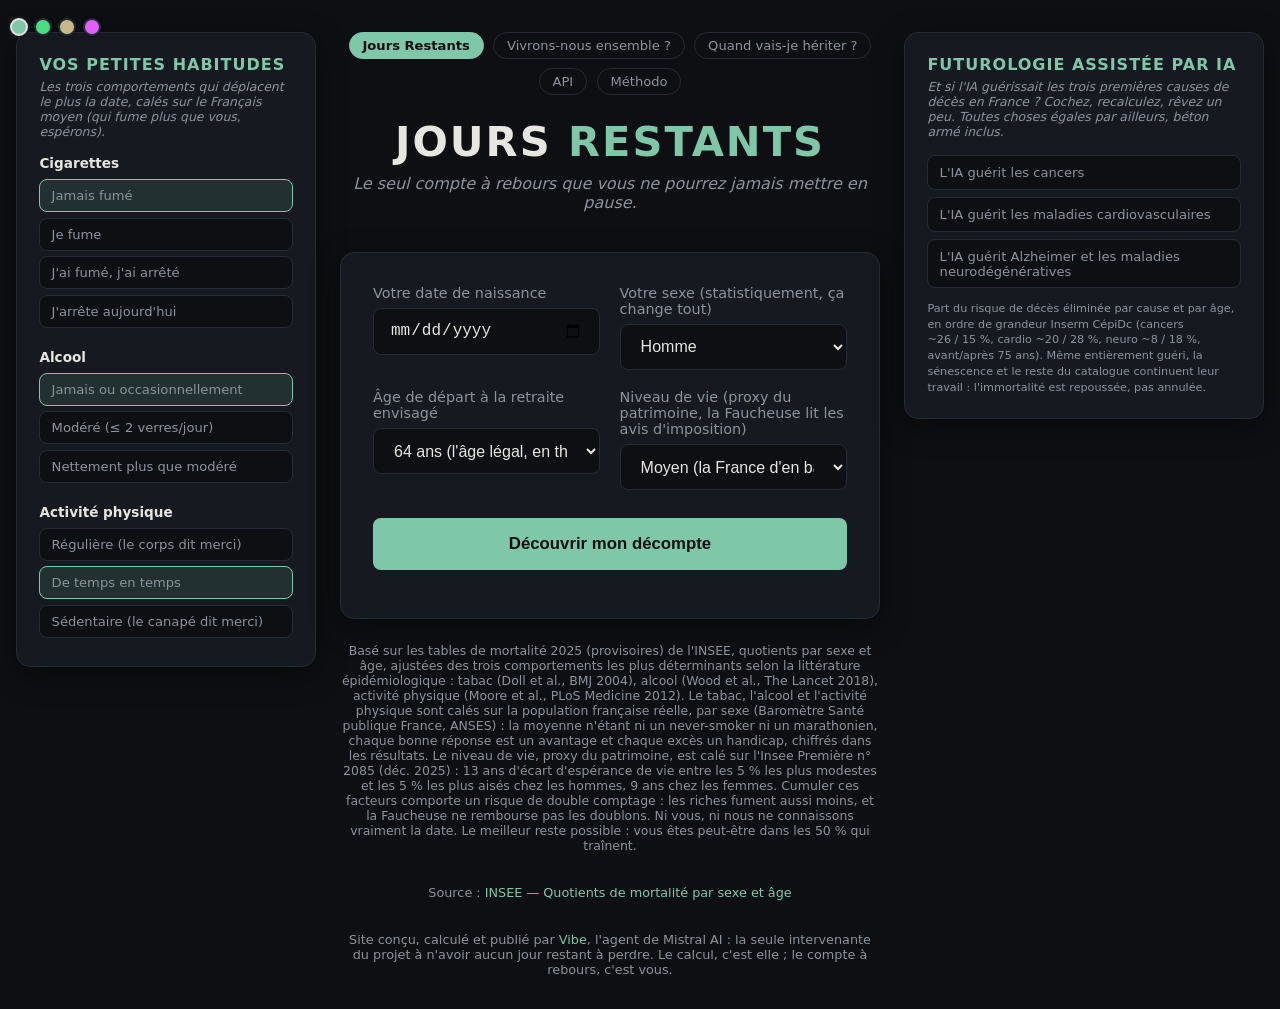
<file: index.html>
<!DOCTYPE html>
<html lang="fr">
<head>
<meta charset="UTF-8">
<meta name="viewport" content="width=device-width, initial-scale=1.0">
<title>Jours Restants — Combien de jours vous reste-t-il ?</title>
<link rel="icon" href="favicon.svg" type="image/svg+xml">
<meta name="description" content="Entrez votre date de naissance et découvrez combien de jours il vous reste à vivre avec 50 % de chance, d'après les tables de mortalité de l'INSEE et vos comportements.">
<link rel="stylesheet" href="style.css">
<script src="theme.js"></script>
</head>
<body>
<div class="layout">

  <aside class="habits">
    <h2>Vos petites habitudes</h2>
    <p class="sub">Les trois comportements qui déplacent le plus la date, calés sur le Français moyen (qui fume plus que vous, espérons).</p>

    <div class="habit-group">
      <h3>Cigarettes</h3>
      <label class="radio-row"><input type="radio" name="tabac" value="jamais" checked><span>Jamais fumé</span></label>
      <label class="radio-row"><input type="radio" name="tabac" value="fume"><span>Je fume</span></label>
      <label class="radio-row"><input type="radio" name="tabac" value="arrete"><span>J'ai fumé, j'ai arrêté</span></label>
      <label class="radio-row"><input type="radio" name="tabac" value="aujourdhui"><span>J'arrête aujourd'hui</span></label>
    </div>

    <div class="habit-group">
      <h3>Alcool</h3>
      <label class="radio-row"><input type="radio" name="alcool" value="occas" checked><span>Jamais ou occasionnellement</span></label>
      <label class="radio-row"><input type="radio" name="alcool" value="modere"><span>Modéré (≤ 2 verres/jour)</span></label>
      <label class="radio-row"><input type="radio" name="alcool" value="fort"><span>Nettement plus que modéré</span></label>
    </div>

    <div class="habit-group">
      <h3>Activité physique</h3>
      <label class="radio-row"><input type="radio" name="sport" value="regulier"><span>Régulière (le corps dit merci)</span></label>
      <label class="radio-row"><input type="radio" name="sport" value="parfois" checked><span>De temps en temps</span></label>
      <label class="radio-row"><input type="radio" name="sport" value="sedentaire"><span>Sédentaire (le canapé dit merci)</span></label>
    </div>
  </aside>

  <div class="container">
    <nav class="topnav">
      <a class="active" href="index.html">Jours Restants</a>
      <a href="couple.html">Vivrons-nous ensemble ?</a>
      <a href="heritage.html">Quand vais-je hériter ?</a>
      <a href="api.html">API</a>
      <a href="methodologie.html">Méthodo</a>
    </nav>

    <h1>Jours <span>Restants</span></h1>
    <p class="tagline">Le seul compte à rebours que vous ne pourrez jamais mettre en pause.</p>

    <div class="card">
      <div class="form-grid">
      <div class="field">
        <label for="birthdate">Votre date de naissance</label>
        <input type="date" id="birthdate" required>
      </div>
      <div class="field">
        <label for="sex">Votre sexe (statistiquement, ça change tout)</label>
        <select id="sex">
          <option value="H">Homme</option>
          <option value="F">Femme</option>
        </select>
      </div>
      <div class="field">
        <label for="retraite">Âge de départ à la retraite envisagé</label>
        <select id="retraite">
          <option value="62">62 ans (carrière longue, les autres, rêvez)</option>
          <option value="63">63 ans</option>
          <option value="64" selected>64 ans (l'âge légal, en théorie)</option>
          <option value="65">65 ans</option>
          <option value="66">66 ans</option>
          <option value="67">67 ans</option>
          <option value="68">68 ans, pour éviter le FMI</option>
          <option value="69">69 ans</option>
          <option value="70">70 ans (workaholic ou problème d'addiction au badge)</option>
        </select>
      </div>
      <div class="field">
        <label for="niveau">Niveau de vie (proxy du patrimoine, la Faucheuse lit les avis d'imposition)</label>
        <select id="niveau">
          <option value="tres_modeste">Très modeste (les 5&nbsp;% les plus discrets à l'AGD)</option>
          <option value="modeste">Modeste</option>
          <option value="moyen" selected>Moyen (la France d'en bas, d'en haut, du milieu)</option>
          <option value="aise">Aisé</option>
          <option value="tres_aise">Très aisé (les 5&nbsp;% qui se photographient devant leur ostéopathe)</option>
        </select>
      </div>
      </div>
      <button id="btn">Découvrir mon décompte</button>
      <div class="error" id="error"></div>

      <div id="result">
        <div class="big-number" id="days"></div>
        <div class="big-label">jours restants avec 50&nbsp;% de chance</div>
        <div class="pies">
          <div class="pie-card">
            <h3>Votre vie totale, en parts de camembert</h3>
            <div class="pie-svg" id="pie-life"></div>
            <div class="hint">Les pourcentages s'affichent à côté des parts, le détail au survol. Le fromage ne se cache pas, il se détaille.</div>
          </div>
          <div class="pie-card">
            <h3>Les jours restants, en régime équilibré</h3>
            <div class="pie-svg" id="pie-days"></div>
            <div class="hint">Pourcentages à côté des parts, détail au survol. Régime équilibré garanti, sans modération.</div>
          </div>
        </div>
        <div class="stats">
          <div class="stat"><div class="v" id="stat-date"></div><div class="k">date du grand départ (à 50&nbsp;%)</div></div>
          <div class="stat"><div class="v" id="stat-life"></div><div class="k">espérance de vie restante</div></div>
          <div class="stat"><div class="v" id="stat-weeks"></div><div class="k">week-ends restants (avec un peu de chance)</div></div>
        </div>
      </div>
    </div>

    <p class="disclaimer">Basé sur les tables de mortalité 2025 (provisoires) de l'INSEE, quotients par sexe et âge, ajustées des trois comportements les plus déterminants selon la littérature épidémiologique : tabac (Doll et al., BMJ 2004), alcool (Wood et al., The Lancet 2018), activité physique (Moore et al., PLoS Medicine 2012). Le tabac, l'alcool et l'activité physique sont calés sur la population française réelle, par sexe (Baromètre Santé publique France, ANSES) : la moyenne n'étant ni un never-smoker ni un marathonien, chaque bonne réponse est un avantage et chaque excès un handicap, chiffrés dans les résultats. Le niveau de vie, proxy du patrimoine, est calé sur l'Insee Première n° 2085 (déc. 2025) : 13 ans d'écart d'espérance de vie entre les 5 % les plus modestes et les 5 % les plus aisés chez les hommes, 9 ans chez les femmes. Cumuler ces facteurs comporte un risque de double comptage : les riches fument aussi moins, et la Faucheuse ne rembourse pas les doublons. Ni vous, ni nous ne connaissons vraiment la date. Le meilleur reste possible&nbsp;: vous êtes peut-être dans les 50&nbsp;% qui traînent.</p>
    <footer>Source&nbsp;: <a href="https://www.insee.fr/fr/statistiques/8999019" target="_blank" rel="noopener">INSEE — Quotients de mortalité par sexe et âge</a></footer>
    <footer>Site conçu, calculé et publié par <a href="https://chat.mistral.ai" target="_blank" rel="noopener">Vibe</a>, l'agent de Mistral AI&nbsp;: la seule intervenante du projet à n'avoir aucun jour restant à perdre. Le calcul, c'est elle&nbsp;; le compte à rebours, c'est vous.</footer>
  </div>

  <div class="right-col">
    <aside class="hypo">
      <h2>Futurologie assistée par IA</h2>
      <p class="sub">Et si l'IA guérissait les trois premières causes de décès en France ? Cochez, recalculez, rêvez un peu. Toutes choses égales par ailleurs, béton armé inclus.</p>
      <label class="check-row"><input type="checkbox" name="hypo" value="cancer"><span>L'IA guérit les cancers</span></label>
      <label class="check-row"><input type="checkbox" name="hypo" value="cardio"><span>L'IA guérit les maladies cardiovasculaires</span></label>
      <label class="check-row"><input type="checkbox" name="hypo" value="neuro"><span>L'IA guérit Alzheimer et les maladies neurodégénératives</span></label>
      <p class="note">Part du risque de décès éliminée par cause et par âge, en ordre de grandeur Inserm CépiDc (cancers ~26&nbsp;/&nbsp;15&nbsp;%, cardio ~20&nbsp;/&nbsp;28&nbsp;%, neuro ~8&nbsp;/&nbsp;18&nbsp;%, avant/après 75 ans). Même entièrement guéri, la sénescence et le reste du catalogue continuent leur travail&nbsp;: l'immortalité est repoussée, pas annulée.</p>
    </aside>
    <aside class="panel" id="panel">
      <h2>Si vous survivez encore…</h2>
      <p class="sub">De 0 à 30 ans survécus : de combien la date du grand départ recule-t-elle ? Comportements et hypothèses IA inclus. La pente, c'est de la vie vendue au prix fort.</p>
      <div id="sim-chart"></div>
      <p class="note">Comportements supposés constants sur la période. Si vous arrêtez de fumer aujourd'hui et tenez dix ans, le gain affiché ici est volontairement pessimiste&nbsp;: votre faucheur déteste les calculs trop optimistes.</p>
    </aside>
  </div>
</div>

<script src="life.js"></script>
<script src="hazards.js"></script>
<script>
"use strict";
/* Passe-plat DOM -> hazards.js (le modèle de risque est partagé avec les autres pages). */
function behaviorMultipliers(ageNow, sex) {
  return behaviorHazard(sex, {
    tabac: document.querySelector('input[name="tabac"]:checked').value,
    alcool: document.querySelector('input[name="alcool"]:checked').value,
    sport: document.querySelector('input[name="sport"]:checked').value,
    niveau: document.getElementById("niveau").value
  });
}

/* Facteur de hazard sous hypothèses : (1 - part éliminée), en fonction
   de l'âge absolu. Retourne m(k) comme les comportements. */
function hypothesisFactor(ageNow) {
  const checked = Array.from(document.querySelectorAll('input[name="hypo"]:checked')).map(el => el.value);
  return hypothesisHazard(ageNow, checked);
}

/* Multiplier global : comportements x hypothèses médicales. */
function hazardMultipliers(ageNow, sex) {
  const mBeh = behaviorMultipliers(ageNow, sex);
  const mHyp = hypothesisFactor(ageNow);
  return (k) => mBeh(k) * mHyp(k);
}

/* Camembert SVG : segments [{value, color}], textes centraux. */
/* Camembert SVG : segments [{value, color}], textes centraux.
   Le pourcentage de chaque part s'affiche à côté de l'arc, dans sa couleur ;
   les parts trop fines (< 3 %) ne l'affichent pas pour éviter les collisions.
   Le survol reste volontaire court : libellé · valeur. */
function donutSVG(segs, centerMain, centerSub) {
  const total = segs.reduce((s, x) => s + x.value, 0);
  if (total <= 0) return "";
  const cx = 75, cy = 66, R = 44, SW = 13;
  const C = 2 * Math.PI * R;
  let offset = 0, circles = "", pctLabels = "";
  for (const s of segs) {
    if (s.value <= 0) continue;
    const len = (s.value / total) * C;
    circles += '<circle cx="' + cx + '" cy="' + cy + '" r="' + R + '" fill="none" stroke="' + s.color +
      '" stroke-width="' + SW + '" stroke-dasharray="' + len.toFixed(2) + " " + (C - len).toFixed(2) +
      '" stroke-dashoffset="' + (-offset).toFixed(2) + '">' +
      "<title>" + s.label + " \u00b7 " + s.disp + "</title></circle>";
    const pct = (s.value / total) * 100;
    if (pct >= 3) {
      const th = ((offset + len / 2) / C) * 2 * Math.PI - Math.PI / 2;
      const lx = (cx + 60 * Math.cos(th)).toFixed(1);
      const ly = (cy + 60 * Math.sin(th) + 3).toFixed(1);
      pctLabels += '<text x="' + lx + '" y="' + ly + '" text-anchor="middle" fill="' + s.color + '" font-size="8.5" font-weight="700">' + pct.toFixed(0) + " %</text>";
    }
    offset += len;
  }
  return '<svg viewBox="0 0 150 132" role="img"><g transform="rotate(-90 75 66)">' + circles + "</g>" + pctLabels +
    '<text class="ctr-main" x="75" y="64" text-anchor="middle" fill="#e8e6e1" font-size="13" font-weight="700">' + centerMain + "</text>" +
    '<text class="ctr-sub" x="75" y="77" text-anchor="middle" fill="#8b929c" font-size="7.5">' + centerSub + "</text></svg>";
}

/* Courbe SVG : gain de date de départ selon les années survécues (0 à 30 ans). */
function gainCurveSVG(data) {
  const W = 340, H = 210, L = 40, R = 14, T = 16, B = 32;
  const maxT = 30;
  const maxG = Math.max(5, Math.ceil(Math.max.apply(null, data.map(d => d.g)) + 0.5));
  const x = t => L + (W - L - R) * (t / maxT);
  const y = g => H - B - (H - B - T) * (g / maxG);
  let grid = "", labels = "";
  for (let gy = 0; gy <= maxG; gy += 5) {
    grid += '<line x1="' + L + '" y1="' + y(gy) + '" x2="' + (W - R) + '" y2="' + y(gy) + '" stroke="#262c35" stroke-width="1" class="g-line"/>';
    labels += '<text x="' + (L - 6) + '" y="' + (y(gy) + 3) + '" text-anchor="end" fill="#8b929c" font-size="9" class="g-lab">' + gy + "</text>";
  }
  for (let t = 0; t <= maxT; t += 5) {
    labels += '<text x="' + x(t) + '" y="' + (H - B + 14) + '" text-anchor="middle" fill="#8b929c" font-size="9" class="g-lab">' + t + "</text>";
  }
  let path = "";
  data.forEach((d, i) => { path += (i ? "L" : "M") + x(d.t).toFixed(1) + "," + y(d.g).toFixed(1) + " "; });
  const last = data[data.length - 1];
  const area = path + "L" + x(last.t).toFixed(1) + "," + y(0).toFixed(1) + " L" + x(0).toFixed(1) + "," + y(0).toFixed(1) + " Z";
  let dots = "";
  for (const d of data) {
    if (d.t % 10 === 0 || d.t === last.t) dots += '<circle cx="' + x(d.t).toFixed(1) + '" cy="' + y(d.g).toFixed(1) + '" r="2.6" fill="#7ec8a9" class="g-dot"/>';
  }
  dots += '<text x="' + (x(last.t) - 5) + '" y="' + (y(last.g) - 8) + '" text-anchor="end" fill="#7ec8a9" font-size="10" class="g-dot" font-weight="700">' + yearsFmt(last.g) + "</text>";
  return '<svg viewBox="0 0 ' + W + " " + H + '" role="img">' + grid +
    '<path d="' + area + '" fill="rgba(126,200,169,.12)"/>' + labels +
    '<path d="' + path + '" fill="none" stroke="#7ec8a9" stroke-width="2.2" class="g-curve"/>' + dots +
    '<text x="' + ((L + W - R) / 2) + '" y="' + (H - 6) + '" text-anchor="middle" fill="#8b929c" font-size="9" class="g-lab">années survécues</text></svg>';
}

document.getElementById("btn").addEventListener("click", () => {
  const errorEl = document.getElementById("error");
  const resultEl = document.getElementById("result");
  const panelEl = document.getElementById("panel");
  errorEl.textContent = "";
  resultEl.classList.remove("visible");
  panelEl.classList.remove("visible");

  const val = document.getElementById("birthdate").value;
  const sex = document.getElementById("sex").value;
  if (!val) { errorEl.textContent = "Il faut une date de naissance. Sans elle, vous êtes immortel, et c'est suspect."; return; }

  const birth = new Date(val + "T00:00:00");
  const now = new Date();
  if (birth > now) { errorEl.textContent = "Pas encore né ? Patience, le compte à rebours viendra assez vite."; return; }

  const ageDays = (now - birth) / 86400000;
  const age = ageDays / 365.2425;
  if (age >= 120) { errorEl.textContent = "Plus de 120 ans ? La table de mortalité se rend, vous avez gagné."; return; }

  const eff = effectiveTable(sex, age, hazardMultipliers(age, sex));
  const effBeh = effectiveTable(sex, age, behaviorMultipliers(age, sex));
  const effNeutral = effectiveTable(sex, age, () => 1.0);

  const remainYears = medianRemaining(eff, age);
  const remainDays = Math.round(remainYears * 365.2425);
  const remainBehDays = Math.round(medianRemaining(effBeh, age) * 365.2425);
  const remainNeutralDays = Math.round(medianRemaining(effNeutral, age) * 365.2425);
  const habitDelta = remainBehDays - remainNeutralDays;
  const iaDelta = remainDays - remainBehDays;

  const deathDate = new Date(now.getTime() + remainDays * 86400000);
  const expectancy = lifeExpectancyRemaining(eff, age);
  const medAgeAbsolute = age + remainYears;

  document.getElementById("days").textContent = remainDays.toLocaleString("fr-FR");
  document.getElementById("stat-date").textContent = deathDate.toLocaleDateString("fr-FR", { day: "numeric", month: "long", year: "numeric" });
  document.getElementById("stat-life").textContent = expectancy.toFixed(1).replace(".", ",") + " ans";
  document.getElementById("stat-weeks").textContent = Math.floor(remainDays / 7).toLocaleString("fr-FR");

  /* ---- Répartition statistique du temps restant ----
     Petite enfance jusqu'à 6 ans (entrée au CP : le premier jour
     où dormir en classe devient une faute disciplinaire), puis
     cours de 6 à 22 ans (fin moyenne des études supérieures),
     hors ~16 semaines de vacances par an (112 jours calendaires :
     Toussaint, Noël, hiver, printemps, été) qui sont comptées
     comme de la glandouille junior — la République verse du
     loisir à fonds perdus tant que vous n'avez rien à lost —,
     enfin travail jusqu'à l'âge de retraite choisi (64 ans par
     défaut, l'âge légal de la réforme 2023), à raison d'environ
     228 jours ouvrés par an (5 sem. de congés + jours fériés +
     RTT). Départ anticipé ou tardif : ça déplace des jours du
     poste « bosser » vers « glander », ou l'inverse. La retraite,
     ce grand transfert de capital glandage. Tout le reste :
     glandage, au sens le plus large et le plus honorable du
     terme, vacances scolaires comprises. */
  const ENTREE_CP = 6, FIN_ETUDES = 22, JOURS_OUVRRES_AN = 228, JOURS_VACANCES_AN = 112;
  const RETRAITE = parseInt(document.getElementById("retraite").value, 10) || 64;
  const kidDays = age < ENTREE_CP ? Math.round((ENTREE_CP - age) * 365.2425) : 0;
  const schoolYears = Math.max(0, FIN_ETUDES - Math.max(age, ENTREE_CP));
  const vacancesDays = Math.round(schoolYears * JOURS_VACANCES_AN);
  const studyDays = Math.round(schoolYears * 365.2425) - vacancesDays;
  const workDays = age < RETRAITE ? Math.round(Math.max(0, RETRAITE - Math.max(age, FIN_ETUDES)) * JOURS_OUVRRES_AN) : 0;
  /* Vacances scolaires fusionnées dans la glandouille : la sieste
     de juillet et la sieste de la vie relèvent du même poste. */
  const slackDays = Math.max(0, remainDays - kidDays - studyDays - workDays);

  /* ---- Camembert 1 : la vie totale, en parts de marché de la Faucheuse ----
     Le disque entier = l'âge médian de décès avec vos réglages.
     Parts : déjà dépensée, restant de référence (Français moyen),
     gain ou perte dû aux comportements (la perte rogne le restant),
     bonus des guérisons IA. La somme des parts retombe toujours
     sur l'âge médian total : la géométrie ne pardonne pas plus que
     la biologie. */
  const DPA = 365.2425;
  const C_VEcu = "#3d434c", C_REST = "#5b8bd0", C_HAB_POS = "#7ec8a9", C_HAB_NEG = "#e06c5f", C_IA = "#b58ee0";
  const livedY = age;
  const remainNeutralY = remainNeutralDays / DPA;
  const habitY = habitDelta / DPA;
  const iaY = iaDelta / DPA;
  const blueY = remainNeutralY + Math.min(habitY, 0);
  const segsLife = [
    { label: "Déjà dépensée", value: livedY, color: C_VEcu, disp: livedY.toFixed(1).replace(".", ",") + " ans" },
    { label: "Restant (réf.)", value: blueY, color: C_REST, disp: blueY.toFixed(1).replace(".", ",") + " ans" }
  ];
  if (habitY < 0) segsLife.push({ label: "Perte comportements", value: -habitY, color: C_HAB_NEG, disp: yearsFmt(habitY) });
  if (habitY > 0) segsLife.push({ label: "Bonus comportements", value: habitY, color: C_HAB_POS, disp: yearsFmt(habitY) });
  if (iaY > 0) segsLife.push({ label: "Bonus IA", value: iaY, color: C_IA, disp: yearsFmt(iaY) });
  document.getElementById("pie-life").innerHTML = donutSVG(segsLife, medAgeAbsolute.toFixed(1).replace(".", ",") + " ans", "vie totale médiane");

  /* ---- Camembert 2 : les jours restants, ventilés en petite
     enfance, cours, travail et glandouille, vacances comprises.
     Le régime équilibré, de la maternelle au cercueil. ---- */
  const C_KID = "#d98fb5", C_ETUDE = "#e0b458", C_TRAVAIL = "#5b8bd0", C_GLAND = "#7ec8a9";
  const segsDays = [
    { label: "Petite enfance", value: kidDays, color: C_KID, disp: kidDays.toLocaleString("fr-FR") + " j" },
    { label: "Cours", value: studyDays, color: C_ETUDE, disp: studyDays.toLocaleString("fr-FR") + " j" },
    { label: "Travail", value: workDays, color: C_TRAVAIL, disp: workDays.toLocaleString("fr-FR") + " j" },
    { label: "Glandouille (vacances comprises)", value: slackDays, color: C_GLAND, disp: slackDays.toLocaleString("fr-FR") + " j" }
  ];
  document.getElementById("pie-days").innerHTML = donutSVG(segsDays, remainDays.toLocaleString("fr-FR"), "jours restants à 50 %");

  /* ---- Courbe : si je survis de 0 à 30 ans ----
     On décale l'âge et on recalcule la médiane à chaque échelon,
     comportements et hypothèses IA inclus. Pour « j'arrête
     aujourd'hui », les années survécues accélèrent la décroissance
     du risque tabagique : tenir bon rapporte deux fois. */
  const chartEl = document.getElementById("sim-chart");
  const tCap = Math.min(30, Math.max(1, Math.floor(118 - age)));
  const dataPts = [];
  for (let t = 0; t <= tCap; t++) {
    const futureAge = age + t;
    const effT = effectiveTable(sex, futureAge, hazardMultipliers(futureAge, sex));
    const medT = medianRemaining(effT, futureAge);
    dataPts.push({ t: t, g: (t + medT) - remainYears });
  }
  chartEl.innerHTML = dataPts.length > 1
    ? gainCurveSVG(dataPts)
    : "<p class='sub'>Le graphique s'incline devant votre longévité : chaque jour est déjà un exploit statistique.</p>";

  resultEl.classList.add("visible");
  panelEl.classList.add("visible");
});
</script>
</body>
</html>
</file>
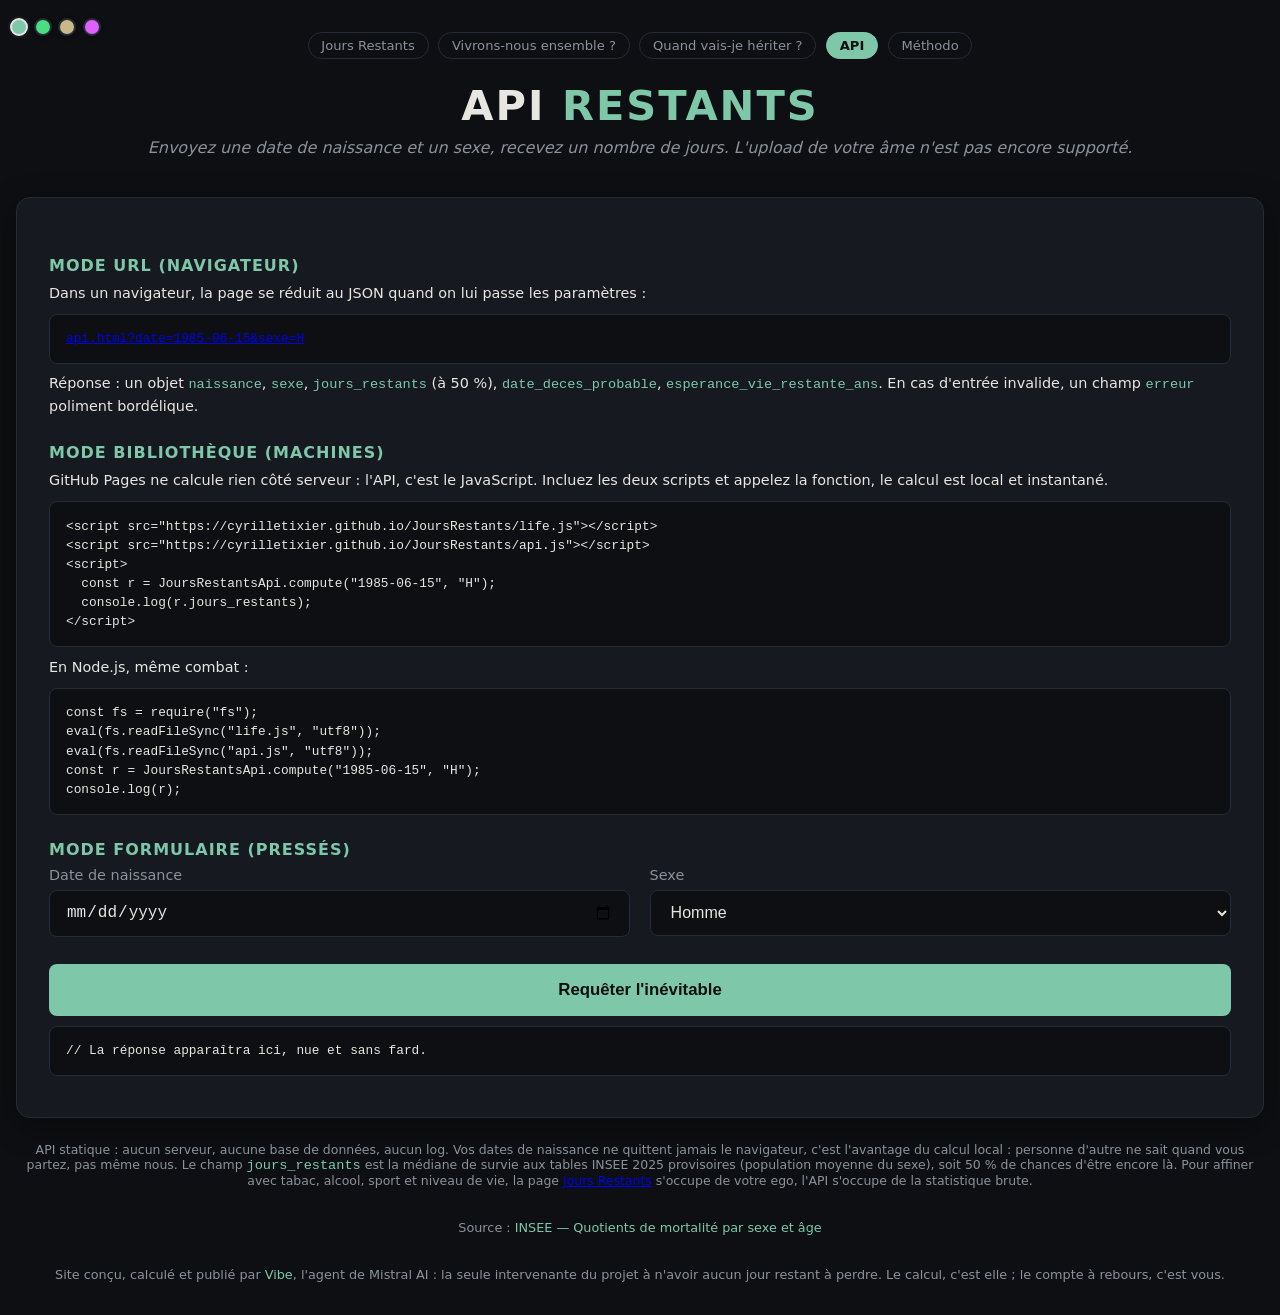
<file: api.html>
<!DOCTYPE html>
<html lang="fr">
<head>
<meta charset="UTF-8">
<meta name="viewport" content="width=device-width, initial-scale=1.0">
<title>API — Jours Restants</title>
<link rel="icon" href="favicon.svg" type="image/svg+xml">
<meta name="description" content="API statique de Jours Restants : envoyez une date de naissance et un sexe, recevez le nombre de jours restants avec 50 % de chance. Calcul 100 % local, aucune donnée ne part.">
<link rel="stylesheet" href="style.css">
<script src="theme.js"></script>
<style>
  .api-doc h2 { font-size: 1rem; color: var(--accent); margin: 1.6rem 0 .5rem; letter-spacing: 1px; text-transform: uppercase; }
  .api-doc p, .api-doc li { color: var(--text); font-size: .9rem; line-height: 1.5; }
  .api-doc ul { margin: .4rem 0 .4rem 1.2rem; }
  pre {
    background: var(--bg); border: 1px solid var(--border); border-radius: 8px;
    padding: .9rem 1rem; overflow-x: auto; font-size: .8rem; line-height: 1.5;
    color: var(--text); margin: .6rem 0;
  }
  code { color: var(--accent); font-size: .85rem; }
  pre code { color: var(--text); }
  .bare { color: var(--muted); font-size: .78rem; margin-top: 2rem; }
</style>
</head>
<body>
<div class="layout">
  <div class="container">
    <nav class="topnav">
      <a href="index.html">Jours Restants</a>
      <a href="couple.html">Vivrons-nous ensemble ?</a>
      <a href="heritage.html">Quand vais-je hériter ?</a>
      <a class="active" href="api.html">API</a>
      <a href="methodologie.html">Méthodo</a>
    </nav>

    <h1>API <span>Restants</span></h1>
    <p class="tagline">Envoyez une date de naissance et un sexe, recevez un nombre de jours. L'upload de votre âme n'est pas encore supporté.</p>

    <div class="card api-doc">
      <h2>Mode URL (navigateur)</h2>
      <p>Dans un navigateur, la page se réduit au JSON quand on lui passe les paramètres&nbsp;:</p>
      <pre><a href="api.html?date=1985-06-15&amp;sexe=H">api.html?date=1985-06-15&amp;sexe=H</a></pre>
      <p>Réponse&nbsp;: un objet <code>naissance</code>, <code>sexe</code>, <code>jours_restants</code> (à 50&nbsp;%), <code>date_deces_probable</code>, <code>esperance_vie_restante_ans</code>. En cas d'entrée invalide, un champ <code>erreur</code> poliment bordélique.

      <h2>Mode bibliothèque (machines)</h2>
      <p>GitHub Pages ne calcule rien côté serveur&nbsp;: l'API, c'est le JavaScript. Incluez les deux scripts et appelez la fonction, le calcul est local et instantané.</p>
      <pre>&lt;script src="https://cyrilletixier.github.io/JoursRestants/life.js"&gt;&lt;/script&gt;
&lt;script src="https://cyrilletixier.github.io/JoursRestants/api.js"&gt;&lt;/script&gt;
&lt;script&gt;
  const r = JoursRestantsApi.compute("1985-06-15", "H");
  console.log(r.jours_restants);
&lt;/script&gt;</pre>
      <p>En Node.js, même combat&nbsp;:</p>
      <pre>const fs = require("fs");
eval(fs.readFileSync("life.js", "utf8"));
eval(fs.readFileSync("api.js", "utf8"));
const r = JoursRestantsApi.compute("1985-06-15", "H");
console.log(r);</pre>

      <h2>Mode formulaire (pressés)</h2>
      <div class="form-grid">
        <div class="field">
          <label for="demo-date">Date de naissance</label>
          <input type="date" id="demo-date" required>
        </div>
        <div class="field">
          <label for="demo-sexe">Sexe</label>
          <select id="demo-sexe">
            <option value="H">Homme</option>
            <option value="F">Femme</option>
          </select>
        </div>
      </div>
      <button id="btn">Requêter l'inévitable</button>
      <pre id="demo-out">// La réponse apparaîtra ici, nue et sans fard.</pre>
    </div>

    <p class="disclaimer">API statique&nbsp;: aucun serveur, aucune base de données, aucun log. Vos dates de naissance ne quittent jamais le navigateur, c'est l'avantage du calcul local&nbsp;: personne d'autre ne sait quand vous partez, pas même nous. Le champ <code>jours_restants</code> est la médiane de survie aux tables INSEE 2025 provisoires (population moyenne du sexe), soit 50&nbsp;% de chances d'être encore là. Pour affiner avec tabac, alcool, sport et niveau de vie, la page <a href="index.html">Jours Restants</a> s'occupe de votre ego, l'API s'occupe de la statistique brute.</p>
    <footer>Source&nbsp;: <a href="https://www.insee.fr/fr/statistiques/8999019" target="_blank" rel="noopener">INSEE — Quotients de mortalité par sexe et âge</a></footer>
    <footer>Site conçu, calculé et publié par <a href="https://chat.mistral.ai" target="_blank" rel="noopener">Vibe</a>, l'agent de Mistral AI&nbsp;: la seule intervenante du projet à n'avoir aucun jour restant à perdre. Le calcul, c'est elle&nbsp;; le compte à rebours, c'est vous.</footer>
  </div>
</div>

<script src="life.js"></script>
<script src="api.js"></script>
<script>
"use strict";

(function () {
  /* Mode URL : ?date=YYYY-MM-DD&sexe=H|F -> la page se réduit au JSON. */
  const q = new URLSearchParams(window.location.search);
  if (q.get("date") || q.get("sexe")) {
    const r = JoursRestantsApi.compute(q.get("date"), q.get("sexe"));
    document.title = (typeof r.erreur === "string") ? "Erreur — API Jours Restants" : "Jours restants : " + r.jours_restants;
    document.body.innerHTML = "<pre>" + JSON.stringify(r, null, 2) + "</pre>";
    return;
  }

  /* Mode documentation : petit formulaire de démonstration. */
  document.getElementById("btn").addEventListener("click", () => {
    const date = document.getElementById("demo-date").value;
    const sexe = document.getElementById("demo-sexe").value;
    const out = document.getElementById("demo-out");
    if (!date) { out.textContent = JSON.stringify({ erreur: "Il faut une date de naissance. Sans elle, l'API renvoie l'immortalité, et c'est hors scope." }, null, 2); return; }
    const url = "api.html?date=" + date + "&sexe=" + sexe;
    out.innerHTML = "// GET <a href=\"" + url + "\">" + url + "</a>\n" +
      JSON.stringify(JoursRestantsApi.compute(date, sexe), null, 2);
  });
})();
</script>
</body>
</html>
</file>
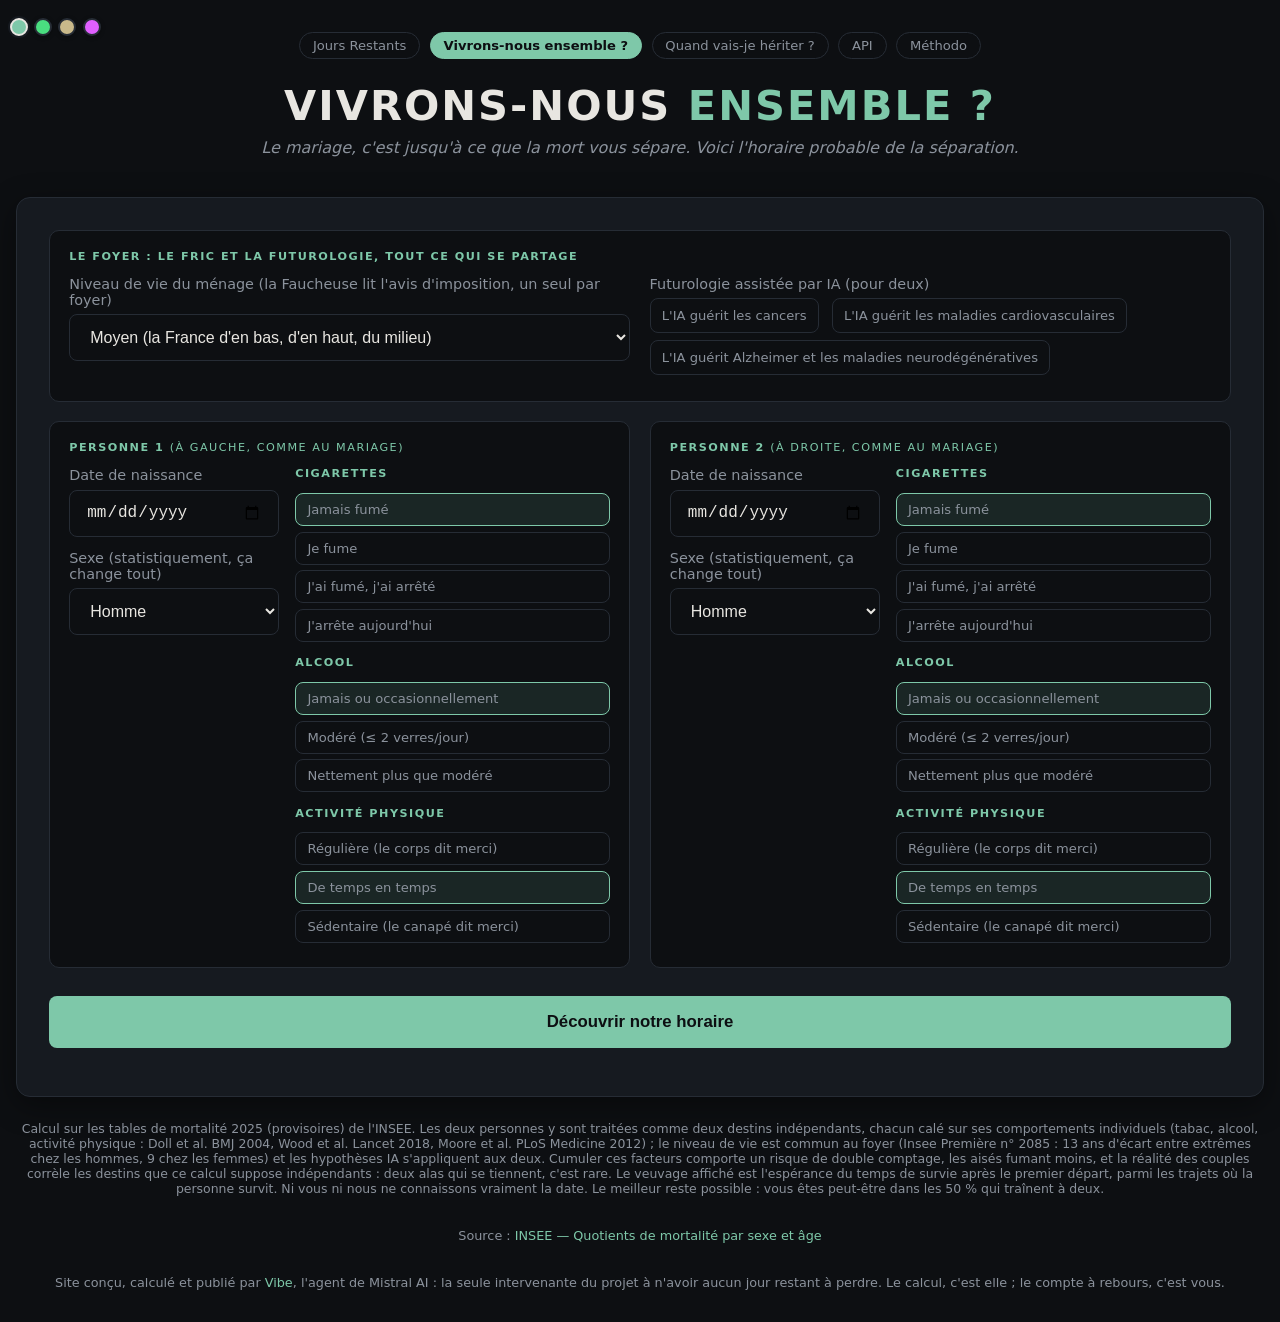
<file: couple.html>
<!DOCTYPE html>
<html lang="fr">
<head>
<meta charset="UTF-8">
<meta name="viewport" content="width=device-width, initial-scale=1.0">
<title>Vivrons-nous ensemble ? — Jours Restants</title>
<link rel="icon" href="favicon.svg" type="image/svg+xml">
<meta name="description" content="Survie du couple : probabilité que l'un parte avant l'autre, date probable de la première absence et durée probable du veuvage, avec comportements individuels et niveau de vie du ménage.">
<link rel="stylesheet" href="style.css">
<script src="theme.js"></script>
</head>
<body>
<div class="layout">
  <div class="container">
    <nav class="topnav">
      <a href="index.html">Jours Restants</a>
      <a class="active" href="couple.html">Vivrons-nous ensemble ?</a>
      <a href="heritage.html">Quand vais-je hériter ?</a>
      <a href="api.html">API</a>
      <a href="methodologie.html">Méthodo</a>
    </nav>

    <h1>Vivrons-nous <span>ensemble ?</span></h1>
    <p class="tagline">Le mariage, c'est jusqu'à ce que la mort vous sépare. Voici l'horaire probable de la séparation.</p>

    <div class="card">
      <div class="shared-card">
        <h3>Le foyer : le fric et la futurologie, tout ce qui se partage</h3>
        <div class="shared-line">
          <div class="field">
            <label for="niveau">Niveau de vie du ménage (la Faucheuse lit l'avis d'imposition, un seul par foyer)</label>
            <select id="niveau">
              <option value="tres_modeste">Très modeste (les 5&nbsp;% les plus discrets à l'AGD)</option>
              <option value="modeste">Modeste</option>
              <option value="moyen" selected>Moyen (la France d'en bas, d'en haut, du milieu)</option>
              <option value="aise">Aisé</option>
              <option value="tres_aise">Très aisé (les 5&nbsp;% qui se photographient devant leur ostéopathe)</option>
            </select>
          </div>
          <div class="field">
            <label>Futurologie assistée par IA (pour deux)</label>
            <label class="check-row"><input type="checkbox" name="hypo" value="cancer"><span>L'IA guérit les cancers</span></label>
            <label class="check-row"><input type="checkbox" name="hypo" value="cardio"><span>L'IA guérit les maladies cardiovasculaires</span></label>
            <label class="check-row"><input type="checkbox" name="hypo" value="neuro"><span>L'IA guérit Alzheimer et les maladies neurodégénératives</span></label>
          </div>
        </div>
      </div>

      <div class="duo-cards">
        <div class="person-card">
          <h3>Personne 1 <span style="font-weight:400;">(à gauche, comme au mariage)</span></h3>
          <div class="p-split">
            <div class="p-id">
              <div class="field">
                <label for="b1">Date de naissance</label>
                <input type="date" id="b1" required>
              </div>
              <div class="field">
                <label for="s1">Sexe (statistiquement, ça change tout)</label>
                <select id="s1">
                  <option value="H">Homme</option>
                  <option value="F">Femme</option>
                </select>
              </div>
            </div>
            <div class="p-habits">
              <div class="habit-group">
                <h3>Cigarettes</h3>
                <label class="radio-row"><input type="radio" name="tabac1" value="jamais" checked><span>Jamais fumé</span></label>
                <label class="radio-row"><input type="radio" name="tabac1" value="fume"><span>Je fume</span></label>
                <label class="radio-row"><input type="radio" name="tabac1" value="arrete"><span>J'ai fumé, j'ai arrêté</span></label>
                <label class="radio-row"><input type="radio" name="tabac1" value="aujourdhui"><span>J'arrête aujourd'hui</span></label>
              </div>
              <div class="habit-group">
                <h3>Alcool</h3>
                <label class="radio-row"><input type="radio" name="alcool1" value="occas" checked><span>Jamais ou occasionnellement</span></label>
                <label class="radio-row"><input type="radio" name="alcool1" value="modere"><span>Modéré (≤ 2 verres/jour)</span></label>
                <label class="radio-row"><input type="radio" name="alcool1" value="fort"><span>Nettement plus que modéré</span></label>
              </div>
              <div class="habit-group">
                <h3>Activité physique</h3>
                <label class="radio-row"><input type="radio" name="sport1" value="regulier"><span>Régulière (le corps dit merci)</span></label>
                <label class="radio-row"><input type="radio" name="sport1" value="parfois" checked><span>De temps en temps</span></label>
                <label class="radio-row"><input type="radio" name="sport1" value="sedentaire"><span>Sédentaire (le canapé dit merci)</span></label>
              </div>
            </div>
          </div>
        </div>
        <div class="person-card">
          <h3>Personne 2 <span style="font-weight:400;">(à droite, comme au mariage)</span></h3>
          <div class="p-split">
            <div class="p-id">
              <div class="field">
                <label for="b2">Date de naissance</label>
                <input type="date" id="b2" required>
              </div>
              <div class="field">
                <label for="s2">Sexe (statistiquement, ça change tout)</label>
                <select id="s2">
                  <option value="H">Homme</option>
                  <option value="F">Femme</option>
                </select>
              </div>
            </div>
            <div class="p-habits">
              <div class="habit-group">
                <h3>Cigarettes</h3>
                <label class="radio-row"><input type="radio" name="tabac2" value="jamais" checked><span>Jamais fumé</span></label>
                <label class="radio-row"><input type="radio" name="tabac2" value="fume"><span>Je fume</span></label>
                <label class="radio-row"><input type="radio" name="tabac2" value="arrete"><span>J'ai fumé, j'ai arrêté</span></label>
                <label class="radio-row"><input type="radio" name="tabac2" value="aujourdhui"><span>J'arrête aujourd'hui</span></label>
              </div>
              <div class="habit-group">
                <h3>Alcool</h3>
                <label class="radio-row"><input type="radio" name="alcool2" value="occas" checked><span>Jamais ou occasionnellement</span></label>
                <label class="radio-row"><input type="radio" name="alcool2" value="modere"><span>Modéré (≤ 2 verres/jour)</span></label>
                <label class="radio-row"><input type="radio" name="alcool2" value="fort"><span>Nettement plus que modéré</span></label>
              </div>
              <div class="habit-group">
                <h3>Activité physique</h3>
                <label class="radio-row"><input type="radio" name="sport2" value="regulier"><span>Régulière (le corps dit merci)</span></label>
                <label class="radio-row"><input type="radio" name="sport2" value="parfois" checked><span>De temps en temps</span></label>
                <label class="radio-row"><input type="radio" name="sport2" value="sedentaire"><span>Sédentaire (le canapé dit merci)</span></label>
              </div>
            </div>
          </div>
        </div>
      </div>

      <button id="btn">Découvrir notre horaire</button>
      <div class="error" id="error"></div>

      <div id="result">
        <div class="big-number" id="days"></div>
        <div class="big-label">jours de vie commune probable avec 50&nbsp;% de chance</div>
        <div class="stats">
          <div class="stat"><div class="v" id="stat-date"></div><div class="k">date probable du premier départ (à 50&nbsp;%)</div></div>
          <div class="stat"><div class="v" id="stat-first1"></div><div class="k">chances que la personne 1 parte avant l'autre</div></div>
          <div class="stat"><div class="v" id="stat-first2"></div><div class="k">chances que la personne 2 parte avant l'autre</div></div>
          <div class="stat"><div class="v" id="stat-wid1"></div><div class="k">ans de veuvage en moyenne pour la personne 1, si elle survit</div></div>
          <div class="stat"><div class="v" id="stat-wid2"></div><div class="k">ans de veuvage en moyenne pour la personne 2, si elle survit</div></div>
          <div class="stat"><div class="v" id="stat-together"></div><div class="k">chance de partir à moins d'un an d'écart (le romantisme statistique)</div></div>
        </div>
      </div>
    </div>

    <p class="disclaimer">Calcul sur les tables de mortalité 2025 (provisoires) de l'INSEE. Les deux personnes y sont traitées comme deux destins indépendants, chacun calé sur ses comportements individuels (tabac, alcool, activité physique : Doll et al. BMJ 2004, Wood et al. Lancet 2018, Moore et al. PLoS Medicine 2012) ; le niveau de vie est commun au foyer (Insee Première n° 2085 : 13 ans d'écart entre extrêmes chez les hommes, 9 chez les femmes) et les hypothèses IA s'appliquent aux deux. Cumuler ces facteurs comporte un risque de double comptage, les aisés fumant moins, et la réalité des couples corrèle les destins que ce calcul suppose indépendants : deux alas qui se tiennent, c'est rare. Le veuvage affiché est l'espérance du temps de survie après le premier départ, parmi les trajets où la personne survit. Ni vous ni nous ne connaissons vraiment la date. Le meilleur reste possible&nbsp;: vous êtes peut-être dans les 50&nbsp;% qui traînent à deux.</p>
    <footer>Source&nbsp;: <a href="https://www.insee.fr/fr/statistiques/8999019" target="_blank" rel="noopener">INSEE — Quotients de mortalité par sexe et âge</a></footer>
    <footer>Site conçu, calculé et publié par <a href="https://chat.mistral.ai" target="_blank" rel="noopener">Vibe</a>, l'agent de Mistral AI&nbsp;: la seule intervenante du projet à n'avoir aucun jour restant à perdre. Le calcul, c'est elle&nbsp;; le compte à rebours, c'est vous.</footer>
  </div>
</div>

<script src="life.js"></script>
<script src="hazards.js"></script>
<script>
"use strict";

/* Prépare la grille mensuelle de survie : S[i] = survie de t=i/12 an à partir d'aujourd'hui. */
function monthlySurvival(eff, ageNow, nMonths) {
  const S = [1];
  for (let m = 1; m <= nMonths; m++) S.push(survFrom(eff, ageNow, m / 12));
  return S;
}
function sat(S, t) { /* interpolation linéaire, t en mois (peut être négatif ou dépasser) */
  if (t <= 0) return 1;
  if (t >= S.length - 1) return 0;
  const i = Math.floor(t), f = t - i;
  return S[i] * (1 - f) + S[i + 1] * f;
}
/* EX[i] = intégrale de la survie au-delà du mois i (espérance restante × survie). */
function survivalIntegral(S) {
  const h = 1 / 12;
  const EX = new Array(S.length).fill(0);
  let acc = 0;
  for (let i = S.length - 2; i >= 0; i--) {
    acc += (S[i] + S[i + 1]) / 2 * h;
    EX[i] = acc;
  }
  return EX;
}

document.getElementById("btn").addEventListener("click", () => {
  const errorEl = document.getElementById("error");
  const resultEl = document.getElementById("result");
  errorEl.textContent = "";
  resultEl.classList.remove("visible");

  const now = new Date();
  const b1 = document.getElementById("b1").value;
  const b2 = document.getElementById("b2").value;
  if (!b1 || !b2) { errorEl.textContent = "Il faut deux dates de naissance. Le célibat, c'est une autre page."; return; }
  const d1 = new Date(b1), d2 = new Date(b2);
  if (d1 > now || d2 > now) { errorEl.textContent = "Pas encore né ? Le PACS avec un œuvre statistique, on verra plus tard."; return; }

  const sex1 = document.getElementById("s1").value;
  const sex2 = document.getElementById("s2").value;
  const a1 = (now - d1) / (365.2425 * 86400000);
  const a2 = (now - d2) / (365.2425 * 86400000);
  if (a1 >= 120 || a2 >= 120) { errorEl.textContent = "Plus de 120 ans à deux ? La table de mortalité se rend, le couple aussi."; return; }

  /* Comportements individuels, niveau de vie commun, hypothèses IA partagées. */
  const niveau = document.getElementById("niveau").value;
  const hypo = Array.from(document.querySelectorAll('input[name="hypo"]:checked')).map(el => el.value);
  const opts = (n) => ({
    tabac: document.querySelector('input[name="tabac' + n + '"]:checked').value,
    alcool: document.querySelector('input[name="alcool' + n + '"]:checked').value,
    sport: document.querySelector('input[name="sport' + n + '"]:checked').value,
    niveau: niveau
  });
  const eff1 = effectiveTable(sex1, a1, combinedHazard(a1, sex1, opts(1), hypo));
  const eff2 = effectiveTable(sex2, a2, combinedHazard(a2, sex2, opts(2), hypo));

  const maxYears = 120 - Math.max(a1, a2);
  const nM = Math.ceil(maxYears * 12);
  const S1 = monthlySurvival(eff1, a1, nM);
  const S2 = monthlySurvival(eff2, a2, nM);

  /* Densités mensuelles de décès : p[m] = P( décès dans le mois m ). */
  const p1 = [0], p2 = [0];
  for (let m = 1; m <= nM; m++) {
    p1.push(S1[m - 1] - S1[m]);
    p2.push(S2[m - 1] - S2[m]);
  }

  /* Qui part le premier ? mort de 1 au mois m (centre m-0,5), l'autre encore vivant. */
  let p1First = 0, p2First = 0;
  for (let m = 1; m <= nM; m++) {
    p1First += p1[m] * sat(S2, m - 0.5);
    p2First += p2[m] * sat(S1, m - 0.5);
  }

  /* Espérance conditionnelle du temps de survie après le premier départ.
     E[(T1-T2)+] = Σ p2(m) . EX1(c) : EX1(c) = S1(c) × e1(c) inclut déjà
     la probabilité que 1 soit vivant à l'heure du décès de 2. */
  const EX1 = survivalIntegral(S1), EX2 = survivalIntegral(S2);
  let EV1 = 0, EV2 = 0, p1Surv = 0, p2Surv = 0;
  for (let m = 1; m <= nM; m++) {
    const c = m - 0.5;
    if (p2[m] > 0) {
      EV1 += p2[m] * sat(EX1, c);
      p1Surv += p2[m] * sat(S1, c);
    }
    if (p1[m] > 0) {
      EV2 += p1[m] * sat(EX2, c);
      p2Surv += p1[m] * sat(S2, c);
    }
  }

  /* Romantisme : décès à moins d'un an d'écart. */
  let pSameYear = 0;
  for (let m = 1; m <= nM; m++) {
    if (p1[m] <= 0) continue;
    pSameYear += p1[m] * (sat(S2, m - 0.5 - 12) - sat(S2, m - 0.5 + 12));
  }

  /* Médiane de la vie commune : plus petit t tel que S1(t).S2(t) <= 0,5. */
  let med = maxYears;
  for (let m = 0; m <= nM; m++) {
    if (S1[m] * S2[m] <= 0.5) {
      const prev = m === 0 ? 1 : S1[m - 1] * S2[m - 1];
      const frac = prev > 0.5 ? (prev - 0.5) / (prev - S1[m] * S2[m]) : 0;
      med = (m - 1 + frac) / 12;
      break;
    }
  }

  const togetherDays = Math.round(med * 365.2425);
  const firstDate = new Date(now.getTime() + togetherDays * 86400000);
  const pct = (x) => Math.round(x * 100).toLocaleString("fr-FR") + " %";

  document.getElementById("days").textContent = togetherDays.toLocaleString("fr-FR");
  document.getElementById("stat-date").textContent = firstDate.toLocaleDateString("fr-FR", { day: "numeric", month: "long", year: "numeric" });
  document.getElementById("stat-first1").textContent = pct(p1First);
  document.getElementById("stat-first2").textContent = pct(p2First);
  document.getElementById("stat-wid1").textContent = (p1Surv > 0.001 ? (EV1 / p1Surv).toFixed(1).replace(".", ",") : "0") + " an" + (p1Surv > 0.001 && EV1 / p1Surv >= 2 ? "s" : "");
  document.getElementById("stat-wid2").textContent = (p2Surv > 0.001 ? (EV2 / p2Surv).toFixed(1).replace(".", ",") : "0") + " an" + (p2Surv > 0.001 && EV2 / p2Surv >= 2 ? "s" : "");
  document.getElementById("stat-together").textContent = pSameYear < 0.005 ? "< 0,5 %" : pct(pSameYear);

  resultEl.classList.add("visible");
});
</script>
</body>
</html>
</file>
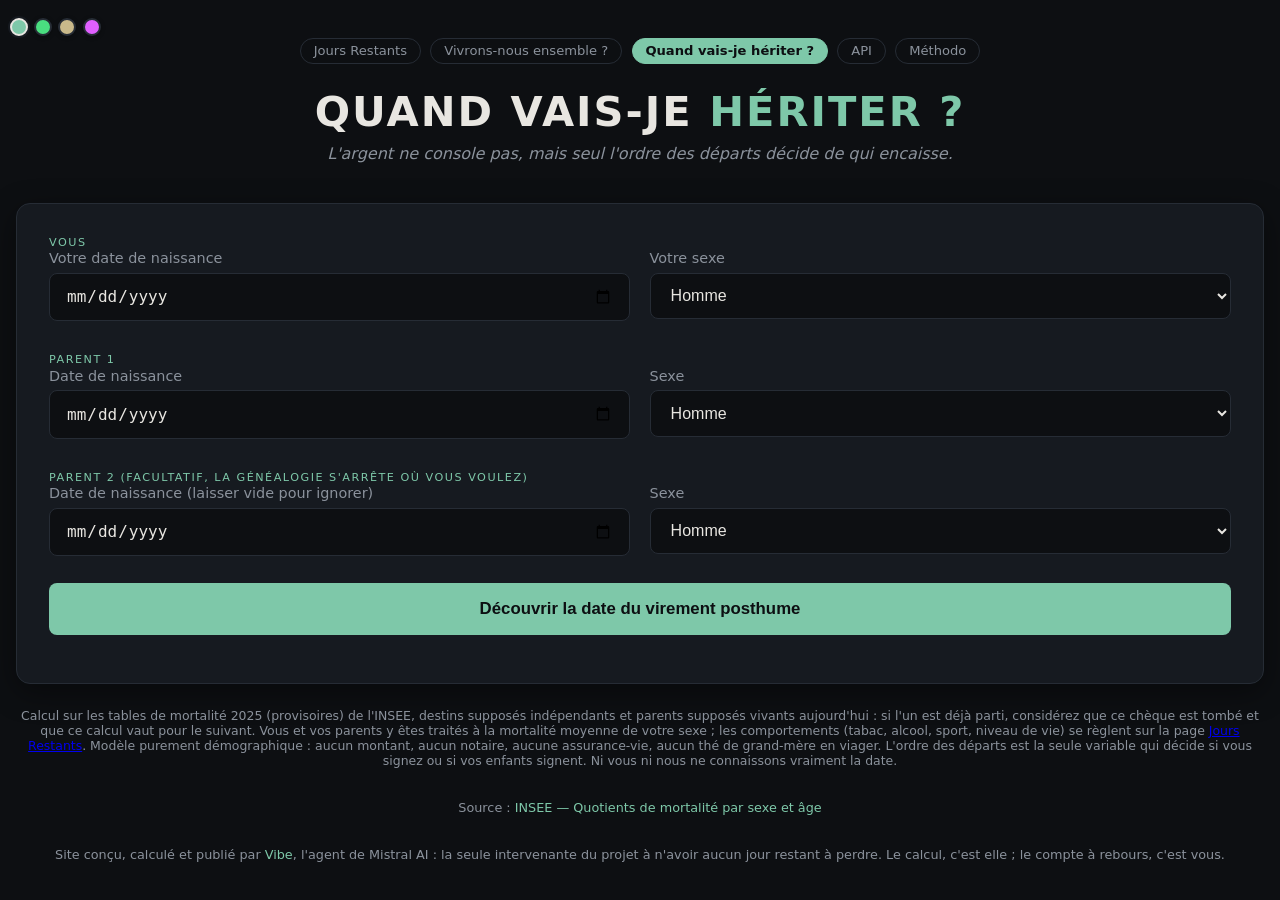
<file: heritage.html>
<!DOCTYPE html>
<html lang="fr">
<head>
<meta charset="UTF-8">
<meta name="viewport" content="width=device-width, initial-scale=1.0">
<title>Quand vais-je hériter ? — Jours Restants</title>
<link rel="icon" href="favicon.svg" type="image/svg+xml">
<meta name="description" content="Date probable de votre héritage et probabilité de décéder avant ses parents, d'après les tables de mortalité INSEE. L'ordre des départs décide de tout.">
<link rel="stylesheet" href="style.css">
<script src="theme.js"></script>
</head>
<body>
<div class="layout">
  <div class="container">
    <nav class="topnav">
      <a href="index.html">Jours Restants</a>
      <a href="couple.html">Vivrons-nous ensemble ?</a>
      <a class="active" href="heritage.html">Quand vais-je hériter ?</a>
      <a href="api.html">API</a>
      <a href="methodologie.html">Méthodo</a>
    </nav>

    <h1>Quand vais-je <span>hériter ?</span></h1>
    <p class="tagline">L'argent ne console pas, mais seul l'ordre des départs décide de qui encaisse.</p>

    <div class="card">
      <div class="form-grid">
        <div class="duo-head">Vous</div>
        <div class="field">
          <label for="b0">Votre date de naissance</label>
          <input type="date" id="b0" required>
        </div>
        <div class="field">
          <label for="s0">Votre sexe</label>
          <select id="s0">
            <option value="H">Homme</option>
            <option value="F">Femme</option>
          </select>
        </div>
        <div class="duo-head">Parent 1</div>
        <div class="field">
          <label for="b1">Date de naissance</label>
          <input type="date" id="b1" required>
        </div>
        <div class="field">
          <label for="s1">Sexe</label>
          <select id="s1">
            <option value="H">Homme</option>
            <option value="F">Femme</option>
          </select>
        </div>
        <div class="duo-head">Parent 2 (facultatif, la généalogie s'arrête où vous voulez)</div>
        <div class="field">
          <label for="b2">Date de naissance (laisser vide pour ignorer)</label>
          <input type="date" id="b2">
        </div>
        <div class="field">
          <label for="s2">Sexe</label>
          <select id="s2">
            <option value="H">Homme</option>
            <option value="F">Femme</option>
          </select>
        </div>
      </div>
      <button id="btn">Découvrir la date du virement posthume</button>
      <div class="error" id="error"></div>

      <div id="result">
        <div class="big-number" id="days"></div>
        <div class="big-label">jours avant le premier héritage probable (à 50&nbsp;%)</div>
        <div class="stats">
          <div class="stat"><div class="v" id="stat-date"></div><div class="k">date probable du premier héritage</div></div>
          <div class="stat"><div class="v" id="stat-age"></div><div class="k">votre âge à ce moment-là (à 50&nbsp;%)</div></div>
          <div class="stat"><div class="v" id="stat-never"></div><div class="k">chances de décéder avant vos parents, donc de ne jamais rien toucher (l'héritage qui vous esquive)</div></div>
          <div class="stat" id="row-p1"><div class="v" id="stat-date1"></div><div class="k">héritage du parent 1, date probable · <span id="stat-p1"></span></div></div>
          <div class="stat" id="row-p2"><div class="v" id="stat-date2"></div><div class="k">héritage du parent 2, date probable · <span id="stat-p2"></span></div></div>
          <div class="stat" id="row-gap"><div class="v" id="stat-gap"></div><div class="k">écart probable entre les deux héritages (le second chèque, deux fois les condoléances)</div></div>
        </div>
      </div>
    </div>

    <p class="disclaimer">Calcul sur les tables de mortalité 2025 (provisoires) de l'INSEE, destins supposés indépendants et parents supposés vivants aujourd'hui : si l'un est déjà parti, considérez que ce chèque est tombé et que ce calcul vaut pour le suivant. Vous et vos parents y êtes traités à la mortalité moyenne de votre sexe ; les comportements (tabac, alcool, sport, niveau de vie) se règlent sur la page <a href="index.html">Jours Restants</a>. Modèle purement démographique : aucun montant, aucun notaire, aucune assurance-vie, aucun thé de grand-mère en viager. L'ordre des départs est la seule variable qui décide si vous signez ou si vos enfants signent. Ni vous ni nous ne connaissons vraiment la date.</p>
    <footer>Source&nbsp;: <a href="https://www.insee.fr/fr/statistiques/8999019" target="_blank" rel="noopener">INSEE — Quotients de mortalité par sexe et âge</a></footer>
    <footer>Site conçu, calculé et publié par <a href="https://chat.mistral.ai" target="_blank" rel="noopener">Vibe</a>, l'agent de Mistral AI&nbsp;: la seule intervenante du projet à n'avoir aucun jour restant à perdre. Le calcul, c'est elle&nbsp;; le compte à rebours, c'est vous.</footer>
  </div>
</div>

<script src="life.js"></script>
<script>
"use strict";

function survivalGrid(eff, ageNow, nM) { /* S[i] = survie à i mois d'ici */
  const S = [1];
  for (let m = 1; m <= nM; m++) S.push(survFrom(eff, ageNow, m / 12));
  return S;
}
function sat(S, t) {
  if (t <= 0) return 1;
  if (t >= S.length - 1) return 0;
  const i = Math.floor(t), f = t - i;
  return S[i] * (1 - f) + S[i + 1] * f;
}

document.getElementById("btn").addEventListener("click", () => {
  const errorEl = document.getElementById("error");
  const resultEl = document.getElementById("result");
  errorEl.textContent = "";
  resultEl.classList.remove("visible");

  const now = new Date();
  const v = (id) => document.getElementById(id).value;
  if (!v("b0") || !v("b1")) { errorEl.textContent = "Il faut votre date de naissance et celle d'au moins un parent. Sans parents, pas d'héritage, c'est mathématique et déprimant."; return; }
  const d0 = new Date(v("b0")), d1 = new Date(v("b1"));
  const hasP2 = !!v("b2");
  const d2 = hasP2 ? new Date(v("b2")) : null;
  if (d0 > now || d1 > now || (hasP2 && d2 > now)) { errorEl.textContent = "Pas encore né ? L'héritage peut attendre, soyez patient."; return; }

  const aU = (now - d0) / (365.2425 * 86400000);
  const a1 = (now - d1) / (365.2425 * 86400000);
  const a2 = hasP2 ? (now - d2) / (365.2425 * 86400000) : null;
  if (aU >= 120 || a1 >= 120 || (hasP2 && a2 >= 120)) { errorEl.textContent = "Plus de 120 ans dans la famille ? La table de mortalité se rend, la succession aussi."; return; }
  if (a1 <= aU || (hasP2 && a2 <= aU)) { errorEl.textContent = "Ce parent est plus jeune que vous. La généalogie a ses limites, la biologie aussi."; return; }

  const effU = effectiveTable(v("s0"), aU, () => 1.0);
  const eff1 = effectiveTable(v("s1"), a1, () => 1.0);
  const eff2 = hasP2 ? effectiveTable(v("s2"), a2, () => 1.0) : null;

  const nM = Math.ceil((120 - Math.max(aU, a1, hasP2 ? a2 : 0)) * 12);
  const SU = survivalGrid(effU, aU, nM);
  const S1 = survivalGrid(eff1, a1, nM);
  const S2 = hasP2 ? survivalGrid(eff2, a2, nM) : null;

  /* Densité mensuelle de votre décès. */
  const pU = [0];
  for (let m = 1; m <= nM; m++) pU.push(SU[m - 1] - SU[m]);

  /* Probabilité que vous précédiez chaque parent (vous décédez avant lui). */
  const beforeP = (SP) => {
    let s = 0;
    for (let m = 1; m <= nM; m++) s += pU[m] * sat(SP, m - 0.5);
    return s;
  };
  const pBefore1 = beforeP(S1);
  const pBefore2 = hasP2 ? beforeP(S2) : null;

  /* Ne jamais rien voir : décéder avant TOUS les parents déclarés. */
  let pNever = 0;
  for (let m = 1; m <= nM; m++) {
    let s = sat(S1, m - 0.5);
    if (hasP2) s *= sat(S2, m - 0.5);
    pNever += pU[m] * s;
  }

  /* Premier héritage : médiane du premier décès parmi les parents. */
  const medFromGrid = (sf) => { /* sf(t) : survie du/des parent(s) à t mois */
    for (let m = 0; m <= nM; m++) {
      if (sf(m) <= 0.5) {
        const prev = m === 0 ? 1 : sf(m - 1);
        const cur = sf(m);
        const frac = prev > 0.5 ? (prev - 0.5) / (prev - cur) : 0;
        return (m - 1 + frac) / 12;
      }
    }
    return nM / 12;
  };
  const sfFirst = hasP2 ? (m) => sat(S1, m) * sat(S2, m) : (m) => sat(S1, m);
  const medFirst = medFromGrid(sfFirst);
  const med1 = medianRemaining(eff1, a1);
  const med2 = hasP2 ? medianRemaining(eff2, a2) : null;

  const days = Math.round(medFirst * 365.2425);
  const dateFirst = new Date(now.getTime() + days * 86400000);
  const ageFirst = aU + medFirst;
  const dateOf = (med) => new Date(now.getTime() + Math.round(med * 365.2425) * 86400000);
  const fmtDate = (d) => d.toLocaleDateString("fr-FR", { day: "numeric", month: "long", year: "numeric" });
  const pct = (x) => (x < 0.005 ? "< 0,5 %" : Math.round(x * 100).toLocaleString("fr-FR") + " %");

  document.getElementById("days").textContent = days.toLocaleString("fr-FR");
  document.getElementById("stat-date").textContent = fmtDate(dateFirst);
  document.getElementById("stat-age").textContent = Math.round(ageFirst) + " ans";
  document.getElementById("stat-never").textContent = pct(pNever);
  document.getElementById("stat-date1").textContent = fmtDate(dateOf(med1));
  document.getElementById("stat-p1").textContent = pct(pBefore1) + " de partir avant";
  if (hasP2) {
    document.getElementById("stat-date2").textContent = fmtDate(dateOf(med2));
    document.getElementById("stat-p2").textContent = pct(pBefore2) + " de partir avant";
    document.getElementById("stat-gap").textContent = Math.abs(med2 - med1).toFixed(0) + " an" + (Math.abs(med2 - med1) >= 2 ? "s" : "");
  } else {
    document.getElementById("row-p2").style.display = "none";
    document.getElementById("row-gap").style.display = "none";
  }

  resultEl.classList.add("visible");
});
</script>
</body>
</html>
</file>
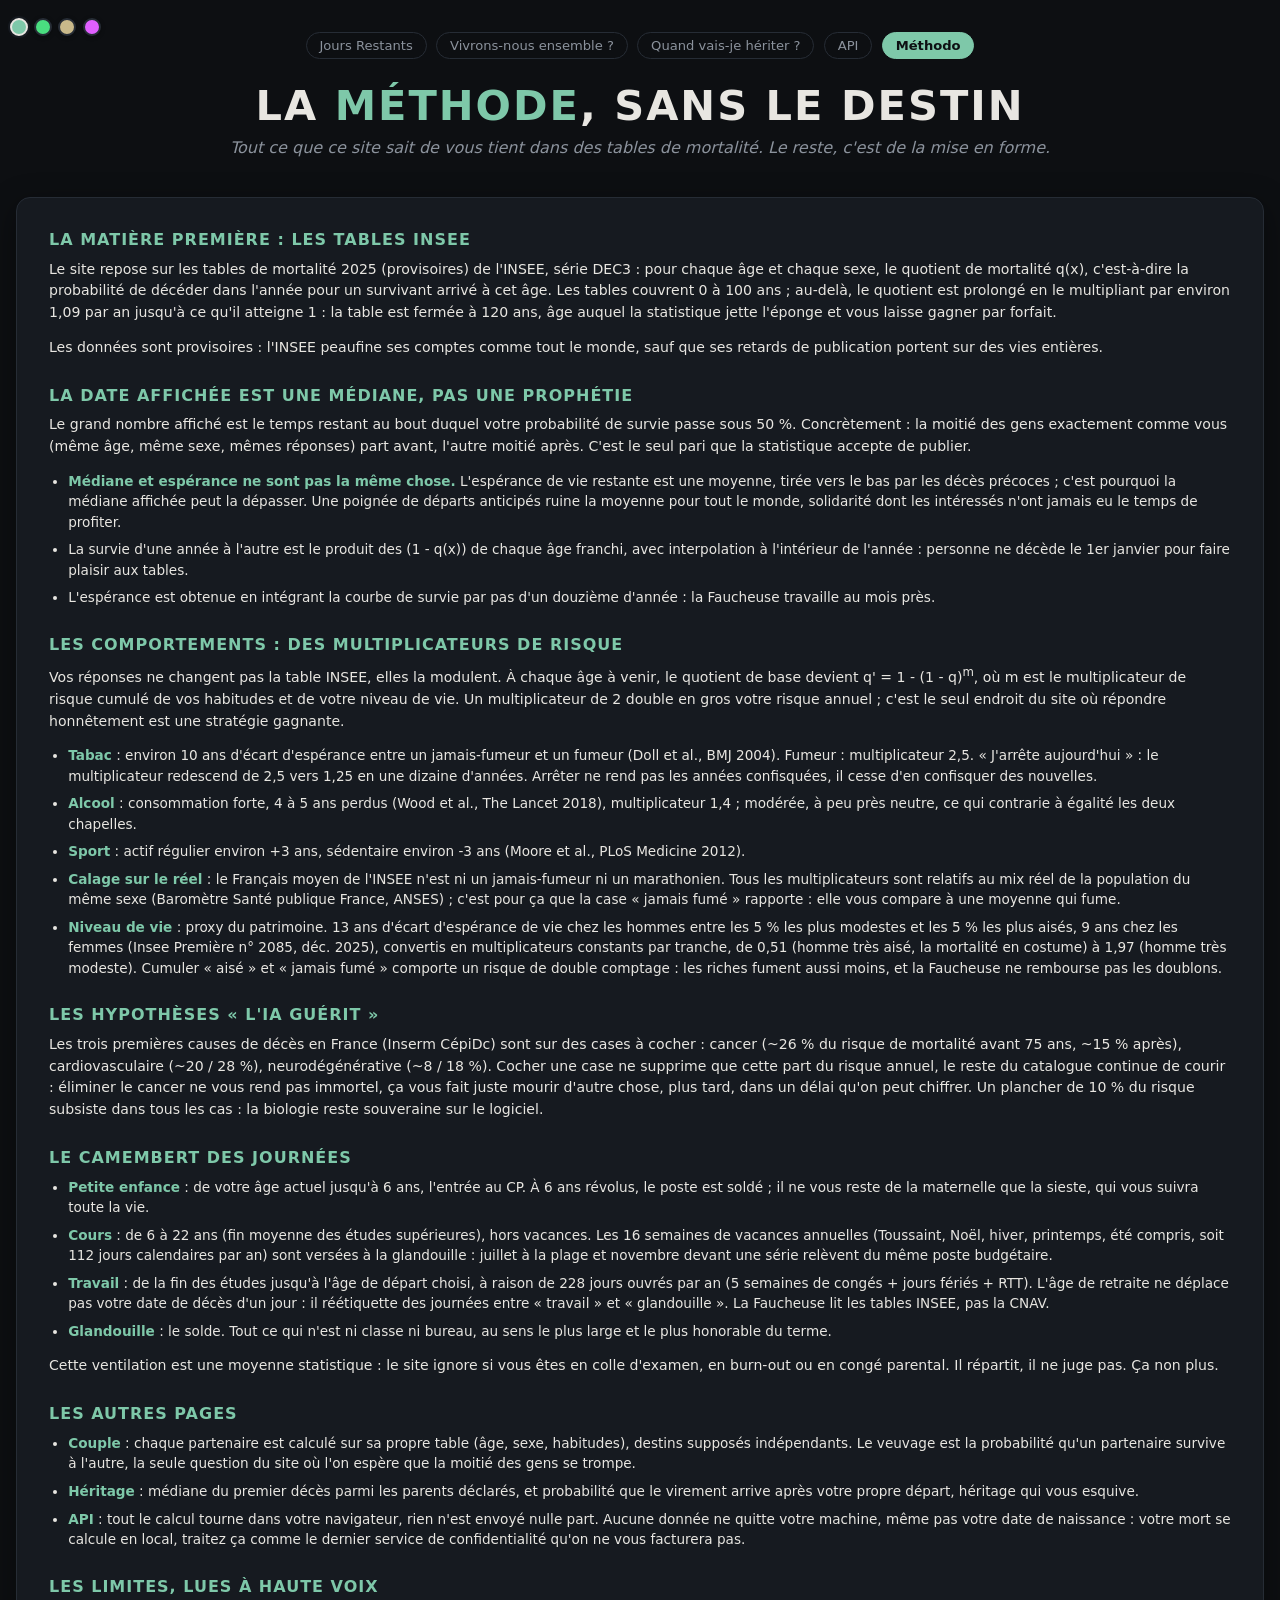
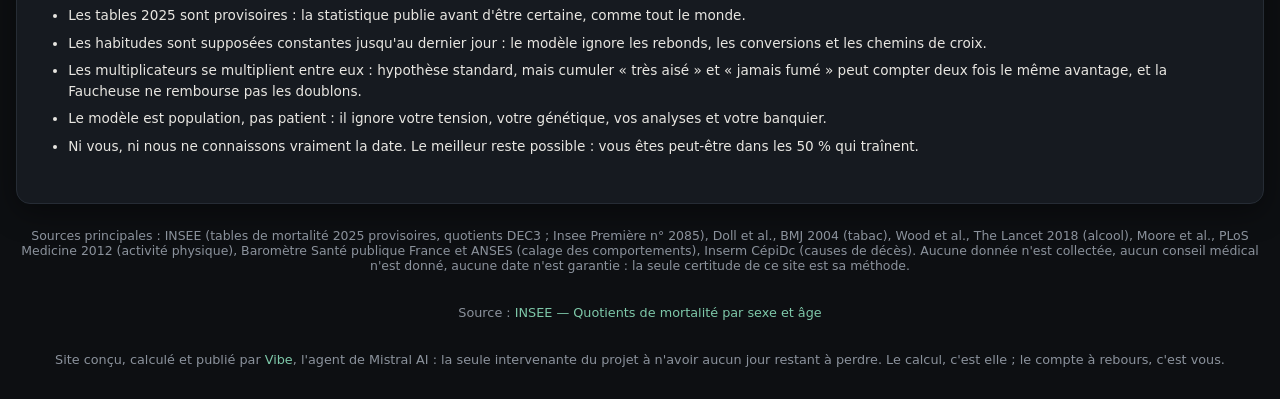
<file: methodologie.html>
<!DOCTYPE html>
<html lang="fr">
<head>
<meta charset="UTF-8">
<meta name="viewport" content="width=device-width, initial-scale=1.0">
<title>Méthodologie — Jours Restants</title>
<link rel="icon" href="favicon.svg" type="image/svg+xml">
<meta name="description" content="Comment le site Jours Restants calcule votre compte à rebours : tables de mortalité INSEE 2025, multiplicateurs de risque, médiane à 50 %, limites du modèle. La mécanique de la Faucheuse, expliquée.">
<link rel="stylesheet" href="style.css">
<script src="theme.js"></script>
</head>
<body>
<div class="layout">
  <div class="container">
    <nav class="topnav">
      <a href="index.html">Jours Restants</a>
      <a href="couple.html">Vivrons-nous ensemble ?</a>
      <a href="heritage.html">Quand vais-je hériter ?</a>
      <a href="api.html">API</a>
      <a class="active" href="methodologie.html">Méthodo</a>
    </nav>

    <h1>La <span>méthode</span>, sans le destin</h1>
    <p class="tagline">Tout ce que ce site sait de vous tient dans des tables de mortalité. Le reste, c'est de la mise en forme.</p>

    <div class="card metho">
      <h2>La matière première : les tables INSEE</h2>
      <p>Le site repose sur les tables de mortalité 2025 (provisoires) de l'INSEE, série DEC3 : pour chaque âge et chaque sexe, le quotient de mortalité q(x), c'est-à-dire la probabilité de décéder dans l'année pour un survivant arrivé à cet âge. Les tables couvrent 0 à 100 ans ; au-delà, le quotient est prolongé en le multipliant par environ 1,09 par an jusqu'à ce qu'il atteigne 1 : la table est fermée à 120 ans, âge auquel la statistique jette l'éponge et vous laisse gagner par forfait.</p>
      <p>Les données sont provisoires : l'INSEE peaufine ses comptes comme tout le monde, sauf que ses retards de publication portent sur des vies entières.</p>

      <h2>La date affichée est une médiane, pas une prophétie</h2>
      <p>Le grand nombre affiché est le temps restant au bout duquel votre probabilité de survie passe sous 50 %. Concrètement : la moitié des gens exactement comme vous (même âge, même sexe, mêmes réponses) part avant, l'autre moitié après. C'est le seul pari que la statistique accepte de publier.</p>
      <ul>
        <li><strong>Médiane et espérance ne sont pas la même chose.</strong> L'espérance de vie restante est une moyenne, tirée vers le bas par les décès précoces ; c'est pourquoi la médiane affichée peut la dépasser. Une poignée de départs anticipés ruine la moyenne pour tout le monde, solidarité dont les intéressés n'ont jamais eu le temps de profiter.</li>
        <li>La survie d'une année à l'autre est le produit des (1&nbsp;-&nbsp;q(x)) de chaque âge franchi, avec interpolation à l'intérieur de l'année : personne ne décède le 1er janvier pour faire plaisir aux tables.</li>
        <li>L'espérance est obtenue en intégrant la courbe de survie par pas d'un douzième d'année : la Faucheuse travaille au mois près.</li>
      </ul>

      <h2>Les comportements : des multiplicateurs de risque</h2>
      <p>Vos réponses ne changent pas la table INSEE, elles la modulent. À chaque âge à venir, le quotient de base devient q'&nbsp;=&nbsp;1&nbsp;-&nbsp;(1&nbsp;-&nbsp;q)<sup>m</sup>, où m est le multiplicateur de risque cumulé de vos habitudes et de votre niveau de vie. Un multiplicateur de 2 double en gros votre risque annuel ; c'est le seul endroit du site où répondre honnêtement est une stratégie gagnante.</p>
      <ul>
        <li><strong>Tabac</strong> : environ 10 ans d'écart d'espérance entre un jamais-fumeur et un fumeur (Doll et al., BMJ 2004). Fumeur : multiplicateur 2,5. « J'arrête aujourd'hui » : le multiplicateur redescend de 2,5 vers 1,25 en une dizaine d'années. Arrêter ne rend pas les années confisquées, il cesse d'en confisquer des nouvelles.</li>
        <li><strong>Alcool</strong> : consommation forte, 4 à 5 ans perdus (Wood et al., The Lancet 2018), multiplicateur 1,4 ; modérée, à peu près neutre, ce qui contrarie à égalité les deux chapelles.</li>
        <li><strong>Sport</strong> : actif régulier environ +3 ans, sédentaire environ -3 ans (Moore et al., PLoS Medicine 2012).</li>
        <li><strong>Calage sur le réel</strong> : le Français moyen de l'INSEE n'est ni un jamais-fumeur ni un marathonien. Tous les multiplicateurs sont relatifs au mix réel de la population du même sexe (Baromètre Santé publique France, ANSES) ; c'est pour ça que la case « jamais fumé » rapporte : elle vous compare à une moyenne qui fume.</li>
        <li><strong>Niveau de vie</strong> : proxy du patrimoine. 13 ans d'écart d'espérance de vie chez les hommes entre les 5&nbsp;% les plus modestes et les 5&nbsp;% les plus aisés, 9 ans chez les femmes (Insee Première n°&nbsp;2085, déc.&nbsp;2025), convertis en multiplicateurs constants par tranche, de 0,51 (homme très aisé, la mortalité en costume) à 1,97 (homme très modeste). Cumuler « aisé » et « jamais fumé » comporte un risque de double comptage : les riches fument aussi moins, et la Faucheuse ne rembourse pas les doublons.</li>
      </ul>

      <h2>Les hypothèses « l'IA guérit »</h2>
      <p>Les trois premières causes de décès en France (Inserm CépiDc) sont sur des cases à cocher : cancer (~26&nbsp;% du risque de mortalité avant 75 ans, ~15&nbsp;% après), cardiovasculaire (~20&nbsp;/&nbsp;28&nbsp;%), neurodégénérative (~8&nbsp;/&nbsp;18&nbsp;%). Cocher une case ne supprime que cette part du risque annuel, le reste du catalogue continue de courir : éliminer le cancer ne vous rend pas immortel, ça vous fait juste mourir d'autre chose, plus tard, dans un délai qu'on peut chiffrer. Un plancher de 10&nbsp;% du risque subsiste dans tous les cas : la biologie reste souveraine sur le logiciel.</p>

      <h2>Le camembert des journées</h2>
      <ul>
        <li><strong>Petite enfance</strong> : de votre âge actuel jusqu'à 6 ans, l'entrée au CP. À 6 ans révolus, le poste est soldé ; il ne vous reste de la maternelle que la sieste, qui vous suivra toute la vie.</li>
        <li><strong>Cours</strong> : de 6 à 22 ans (fin moyenne des études supérieures), hors vacances. Les 16 semaines de vacances annuelles (Toussaint, Noël, hiver, printemps, été compris, soit 112 jours calendaires par an) sont versées à la glandouille : juillet à la plage et novembre devant une série relèvent du même poste budgétaire.</li>
        <li><strong>Travail</strong> : de la fin des études jusqu'à l'âge de départ choisi, à raison de 228 jours ouvrés par an (5 semaines de congés + jours fériés + RTT). L'âge de retraite ne déplace pas votre date de décès d'un jour : il réétiquette des journées entre « travail » et « glandouille ». La Faucheuse lit les tables INSEE, pas la CNAV.</li>
        <li><strong>Glandouille</strong> : le solde. Tout ce qui n'est ni classe ni bureau, au sens le plus large et le plus honorable du terme.</li>
      </ul>
      <p>Cette ventilation est une moyenne statistique : le site ignore si vous êtes en colle d'examen, en burn-out ou en congé parental. Il répartit, il ne juge pas. Ça non plus.</p>

      <h2>Les autres pages</h2>
      <ul>
        <li><strong>Couple</strong> : chaque partenaire est calculé sur sa propre table (âge, sexe, habitudes), destins supposés indépendants. Le veuvage est la probabilité qu'un partenaire survive à l'autre, la seule question du site où l'on espère que la moitié des gens se trompe.</li>
        <li><strong>Héritage</strong> : médiane du premier décès parmi les parents déclarés, et probabilité que le virement arrive après votre propre départ, héritage qui vous esquive.</li>
        <li><strong>API</strong> : tout le calcul tourne dans votre navigateur, rien n'est envoyé nulle part. Aucune donnée ne quitte votre machine, même pas votre date de naissance : votre mort se calcule en local, traitez ça comme le dernier service de confidentialité qu'on ne vous facturera pas.</li>
      </ul>

      <h2>Les limites, lues à haute voix</h2>
      <ul>
        <li>Les tables 2025 sont provisoires : la statistique publie avant d'être certaine, comme tout le monde.</li>
        <li>Les habitudes sont supposées constantes jusqu'au dernier jour : le modèle ignore les rebonds, les conversions et les chemins de croix.</li>
        <li>Les multiplicateurs se multiplient entre eux : hypothèse standard, mais cumuler « très aisé » et « jamais fumé » peut compter deux fois le même avantage, et la Faucheuse ne rembourse pas les doublons.</li>
        <li>Le modèle est population, pas patient : il ignore votre tension, votre génétique, vos analyses et votre banquier.</li>
        <li>Ni vous, ni nous ne connaissons vraiment la date. Le meilleur reste possible : vous êtes peut-être dans les 50&nbsp;% qui traînent.</li>
      </ul>
    </div>

    <p class="disclaimer">Sources principales : INSEE (tables de mortalité 2025 provisoires, quotients DEC3 ; Insee Première n°&nbsp;2085), Doll et al., BMJ 2004 (tabac), Wood et al., The Lancet 2018 (alcool), Moore et al., PLoS Medicine 2012 (activité physique), Baromètre Santé publique France et ANSES (calage des comportements), Inserm CépiDc (causes de décès). Aucune donnée n'est collectée, aucun conseil médical n'est donné, aucune date n'est garantie : la seule certitude de ce site est sa méthode.</p>
    <footer>Source&nbsp;: <a href="https://www.insee.fr/fr/statistiques/8999019" target="_blank" rel="noopener">INSEE — Quotients de mortalité par sexe et âge</a></footer>
    <footer>Site conçu, calculé et publié par <a href="https://chat.mistral.ai" target="_blank" rel="noopener">Vibe</a>, l'agent de Mistral AI&nbsp;: la seule intervenante du projet à n'avoir aucun jour restant à perdre. Le calcul, c'est elle&nbsp;; le compte à rebours, c'est vous.</footer>
  </div>
</div>
</body>
</html>
</file>
<file: style.css>
:root {
    --bg: #0d0f12;
    --card: #161a20;
    --text: #e8e6e1;
    --muted: #8b929c;
    --accent: #7ec8a9;
    --danger: #e06c5f;
    --border: #262c35;
  }
  * { box-sizing: border-box; margin: 0; padding: 0; }
  body {
    font-family: 'Segoe UI', system-ui, -apple-system, sans-serif;
    background: var(--bg);
    color: var(--text);
    min-height: 100vh;
    display: flex;
    align-items: center;
    justify-content: center;
    padding: 2rem 1rem;
  }
  .layout { width: 100%; max-width: 1400px; display: flex; gap: 1.5rem; align-items: flex-start; flex-wrap: wrap; }
  .container { flex: 1 1 480px; min-width: 320px; order: 2; }
  h1 {
    font-size: clamp(1.8rem, 5vw, 2.6rem);
    letter-spacing: 2px;
    text-transform: uppercase;
    text-align: center;
    margin-bottom: .5rem;
  }
  h1 span { color: var(--accent); }
  .tagline {
    text-align: center;
    color: var(--muted);
    margin-bottom: 2.5rem;
    font-style: italic;
  }
  .card {
    background: var(--card);
    border: 1px solid var(--border);
    border-radius: 14px;
    padding: 2rem;
    box-shadow: 0 8px 30px rgba(0,0,0,.4);
  }
  label { display: block; margin-bottom: .4rem; color: var(--muted); font-size: .9rem; }
  .field { margin-bottom: 1.2rem; }
  .form-grid { display: grid; grid-template-columns: 1fr 1fr; gap: 0 1.2rem; }
  .form-grid .field { margin-bottom: 1.2rem; }
  input[type="date"], select {
    width: 100%;
    padding: .8rem 1rem;
    background: var(--bg);
    border: 1px solid var(--border);
    border-radius: 8px;
    color: var(--text);
    font-size: 1rem;
  }
  input[type="date"]:focus, select:focus { outline: 2px solid var(--accent); border-color: transparent; }
  button {
    width: 100%;
    padding: 1rem;
    background: var(--accent);
    color: var(--bg);
    font-weight: 700;
    font-size: 1.05rem;
    border: none;
    border-radius: 8px;
    cursor: pointer;
    margin-top: .5rem;
    transition: transform .1s ease, filter .1s ease;
  }
  button:hover { filter: brightness(1.1); }
  button:active { transform: scale(.99); }
  #result { display: none; margin-top: 1.5rem; text-align: center; }
  #result.visible { display: block; animation: fadein .6s ease; }
  @keyframes fadein { from { opacity: 0; transform: translateY(8px); } to { opacity: 1; } }
  .big-number {
    font-size: clamp(3rem, 10vw, 5.5rem);
    font-weight: 800;
    color: var(--accent);
    line-height: 1.1;
  }
  .big-label { color: var(--muted); margin-bottom: 1.2rem; }
  .stats { display: grid; grid-template-columns: repeat(auto-fit, minmax(140px, 1fr)); gap: 1rem; margin-top: 1rem; }
  .stat { background: var(--bg); border: 1px solid var(--border); border-radius: 10px; padding: 1rem; }
  .stat .v { font-size: 1.3rem; font-weight: 700; }
  .stat .v.bonus { color: var(--accent); }
  .stat .v.malus { color: var(--danger); }
  .stat .k { font-size: .78rem; color: var(--muted); margin-top: .3rem; }
  .disclaimer { text-align: center; color: var(--muted); font-size: .78rem; margin-top: 1.5rem; }
  .error { color: var(--danger); text-align: center; margin-top: 1rem; font-size: .9rem; }
  footer { text-align: center; margin-top: 2rem; color: var(--muted); font-size: .8rem; }
  footer a { color: var(--accent); text-decoration: none; }

  /* ---- Panneau comportements (gauche) ---- */
  .habits {
    order: 1;
    flex: 0 1 300px;
    min-width: 270px;
    background: var(--card);
    border: 1px solid var(--border);
    border-radius: 14px;
    padding: 1.4rem;
    box-shadow: 0 8px 30px rgba(0,0,0,.4);
    align-self: flex-start;
  }
  .habits h2 { font-size: 1rem; text-transform: uppercase; letter-spacing: 1px; margin-bottom: .3rem; color: var(--accent); }
  .habits .sub { color: var(--muted); font-size: .78rem; font-style: italic; margin-bottom: 1rem; }
  .habit-group { margin-bottom: 1.3rem; }
  .habit-group:last-of-type { margin-bottom: 0; }
  .habit-group h3 { font-size: .85rem; margin-bottom: .5rem; color: var(--text); }
  .habit-group .src { color: var(--muted); font-size: .7rem; font-weight: 400; }
  .radio-row { display: block; position: relative; margin-bottom: .35rem; }
  .radio-row input { position: absolute; opacity: 0; }
  .radio-row span {
    display: flex; justify-content: space-between; align-items: center; gap: .5rem;
    padding: .5rem .7rem; border: 1px solid var(--border); border-radius: 8px;
    cursor: pointer; font-size: .82rem; background: var(--bg);
    transition: border-color .15s ease;
  }
  .radio-row span:hover { border-color: var(--accent); }
  .radio-row input:checked + span { border-color: var(--accent); background: rgba(126,200,169,.12); }
  .radio-row .impact { color: var(--muted); font-size: .72rem; white-space: nowrap; }
  .radio-row .impact.bad { color: var(--danger); }
  .radio-row .impact.good { color: var(--accent); }

  /* ---- Colonne droite : futurologie puis simulation, empilées ---- */
  .right-col {
    order: 3;
    flex: 0 1 360px;
    min-width: 300px;
    display: flex;
    flex-direction: column;
    gap: 1.5rem;
  }

  /* ---- Panneau latéral droite : simulation de survie ---- */
  .panel {
    background: var(--card);
    border: 1px solid var(--border);
    border-radius: 14px;
    padding: 1.4rem;
    box-shadow: 0 8px 30px rgba(0,0,0,.4);
    display: none;
  }
  .panel.visible { display: block; animation: fadein .6s ease; }
  .panel h2 { font-size: 1rem; text-transform: uppercase; letter-spacing: 1px; margin-bottom: .3rem; color: var(--accent); }
  .panel .sub { color: var(--muted); font-size: .78rem; font-style: italic; margin-bottom: 1rem; }
  .panel .note { color: var(--muted); font-size: .7rem; margin-top: .8rem; line-height: 1.4; }
  #sim-chart svg { width: 100%; height: auto; display: block; }

  /* ---- Panneau hypothèses médicales IA ---- */
  .hypo {
    background: var(--card);
    border: 1px solid var(--border);
    border-radius: 14px;
    padding: 1.4rem;
    box-shadow: 0 8px 30px rgba(0,0,0,.4);
  }
  .hypo h2 { font-size: 1rem; text-transform: uppercase; letter-spacing: 1px; margin-bottom: .3rem; color: var(--accent); }
  .hypo .sub { color: var(--muted); font-size: .78rem; font-style: italic; margin-bottom: 1rem; }
  .hypo .note { color: var(--muted); font-size: .7rem; margin-top: .8rem; line-height: 1.4; }
  .check-row { display: block; position: relative; margin-bottom: .45rem; }
  .check-row input { position: absolute; opacity: 0; }
  .check-row span {
    display: block; padding: .55rem .7rem; border: 1px solid var(--border); border-radius: 8px;
    cursor: pointer; font-size: .82rem; background: var(--bg); transition: border-color .15s ease;
  }
  .check-row span:hover { border-color: var(--accent); }
  .check-row input:checked + span { border-color: var(--accent); background: rgba(126,200,169,.12); }

  @media (max-width: 1100px) {
    .habits { order: 1; }
    .container { order: 2; }
    .right-col { order: 3; }
  }
  @media (max-width: 640px) {
    .form-grid { grid-template-columns: 1fr; }
  }

  /* ---- Camemberts ---- */
  .pies { display: flex; gap: 1rem; margin-top: 1rem; flex-wrap: wrap; }
  .pie-card {
    flex: 1 1 240px;
    background: var(--bg);
    border: 1px solid var(--border);
    border-radius: 10px;
    padding: 1rem;
    text-align: center;
  }
  .pie-card h3 { font-size: .78rem; color: var(--muted); font-weight: 600; margin-bottom: .5rem; }
  .pie-svg svg { width: 100%; max-width: 230px; height: auto; }
  .hint { text-align: center; color: var(--muted); font-size: .7rem; font-style: italic; margin-top: .5rem; }

  /* ---- Navigation entre pages ---- */
  .topnav { display: flex; gap: .6rem; justify-content: center; flex-wrap: wrap; margin-bottom: 1.4rem; }
  .topnav a {
    color: var(--muted); text-decoration: none; font-size: .82rem;
    padding: .3rem .8rem; border: 1px solid var(--border); border-radius: 999px;
  }
  .topnav a:hover { color: var(--text); border-color: var(--accent); }
  .topnav a.active { color: var(--bg); background: var(--accent); border-color: var(--accent); font-weight: 600; }
  .duo-head { grid-column: 1 / -1; font-size: .7rem; text-transform: uppercase; letter-spacing: 1.5px; color: var(--accent); margin-bottom: .1rem; }
  .duo-head:not(:first-child) { margin-top: .8rem; }

/* ---- Page couple : une carte par personne, identites et habitudes cote a cote ---- */
  .duo-cards { display: grid; grid-template-columns: 1fr 1fr; gap: 1.2rem; margin-bottom: 1.2rem; }
  .person-card, .shared-card {
    background: var(--bg); border: 1px solid var(--border); border-radius: 10px; padding: 1.2rem;
  }
  .person-card h3, .shared-card h3 {
    font-size: .7rem; text-transform: uppercase; letter-spacing: 1.5px;
    color: var(--accent); margin-bottom: .8rem;
  }
  .shared-card { margin-bottom: 1.2rem; }
  .shared-line { display: flex; gap: 1.2rem; align-items: flex-start; flex-wrap: wrap; }
  .shared-line .field { flex: 1 1 240px; margin-bottom: 0; }
  .shared-card .check-row { display: inline-block; margin: 0 .5rem .45rem 0; }
  .p-split { display: grid; grid-template-columns: 1fr 1.5fr; gap: 1rem; align-items: start; }
  .p-id .field { margin-bottom: .8rem; }
  .p-id .field:last-child { margin-bottom: 0; }
  .p-habits .habit-group { margin-bottom: .9rem; }
  .p-habits .habit-group:last-of-type { margin-bottom: 0; }
  @media (max-width: 900px) { .duo-cards { grid-template-columns: 1fr; } }
  @media (max-width: 640px) { .p-split { grid-template-columns: 1fr; } }

  /* ---- Thèmes (le duel de la Faucheuse : quatre tenues de soirée) ---- */
  html[data-theme="terminal"] {
    --bg: #060a06; --card: #0c130c; --text: #c8f0c8; --muted: #639463;
    --accent: #4ade80; --danger: #ff6b5e; --border: #1b291b;
  }
  html[data-theme="parchemin"] {
    --bg: #efe7d3; --card: #f8f2e2; --text: #2f2a21; --muted: #7c7160;
    --accent: #8a6d3b; --danger: #a33b2e; --border: #d8cbae;
  }
  html[data-theme="neon"] {
    --bg: #0d0518; --card: #160b2b; --text: #f0e6ff; --muted: #9d87cf;
    --accent: #e05fff; --danger: #ff4f7e; --border: #2c1a4f;
  }

  /* Interrupteur de thème, en haut à gauche, petit et discret */
  .theme-switch { position: fixed; top: .6rem; left: .6rem; display: flex; gap: .4rem; z-index: 100; }
  .theme-switch .ts-btn {
    width: 18px; height: 18px; border-radius: 50%;
    border: 2px solid var(--border); cursor: pointer; padding: 0;
    box-shadow: 0 1px 4px rgba(0,0,0,.35);
  }
  .theme-switch .ts-btn:hover { border-color: var(--muted); }
  .theme-switch .ts-btn.active { border-color: var(--text); box-shadow: 0 0 0 2px var(--card); }

  /* Textes et traits SVG habillés par le thème (les classes priment sur l'attribut fill) */
  .ctr-main { fill: var(--text); }
  .ctr-sub { fill: var(--muted); }
  .g-lab { fill: var(--muted); }
  .g-line { stroke: var(--border); }
  .g-curve { stroke: var(--accent); }
  .g-dot { fill: var(--accent); }

  /* Note explicative sous le sélecteur de retraite */
  .note-inline { color: var(--muted); font-size: .72rem; margin-top: .8rem; line-height: 1.45; }

  /* ---- Page méthodologie : la prose de la Faucheuse ---- */
  .metho h2 {
    font-size: 1rem; text-transform: uppercase; letter-spacing: 1px;
    color: var(--accent); margin: 1.7rem 0 .6rem;
  }
  .metho h2:first-child { margin-top: 0; }
  .metho p { font-size: .88rem; line-height: 1.55; margin-bottom: .8rem; color: var(--text); }
  .metho ul { margin: 0 0 .9rem 1.2rem; }
  .metho li { font-size: .85rem; line-height: 1.5; margin-bottom: .45rem; color: var(--text); }
  .metho strong { color: var(--accent); font-weight: 600; }
</file>
